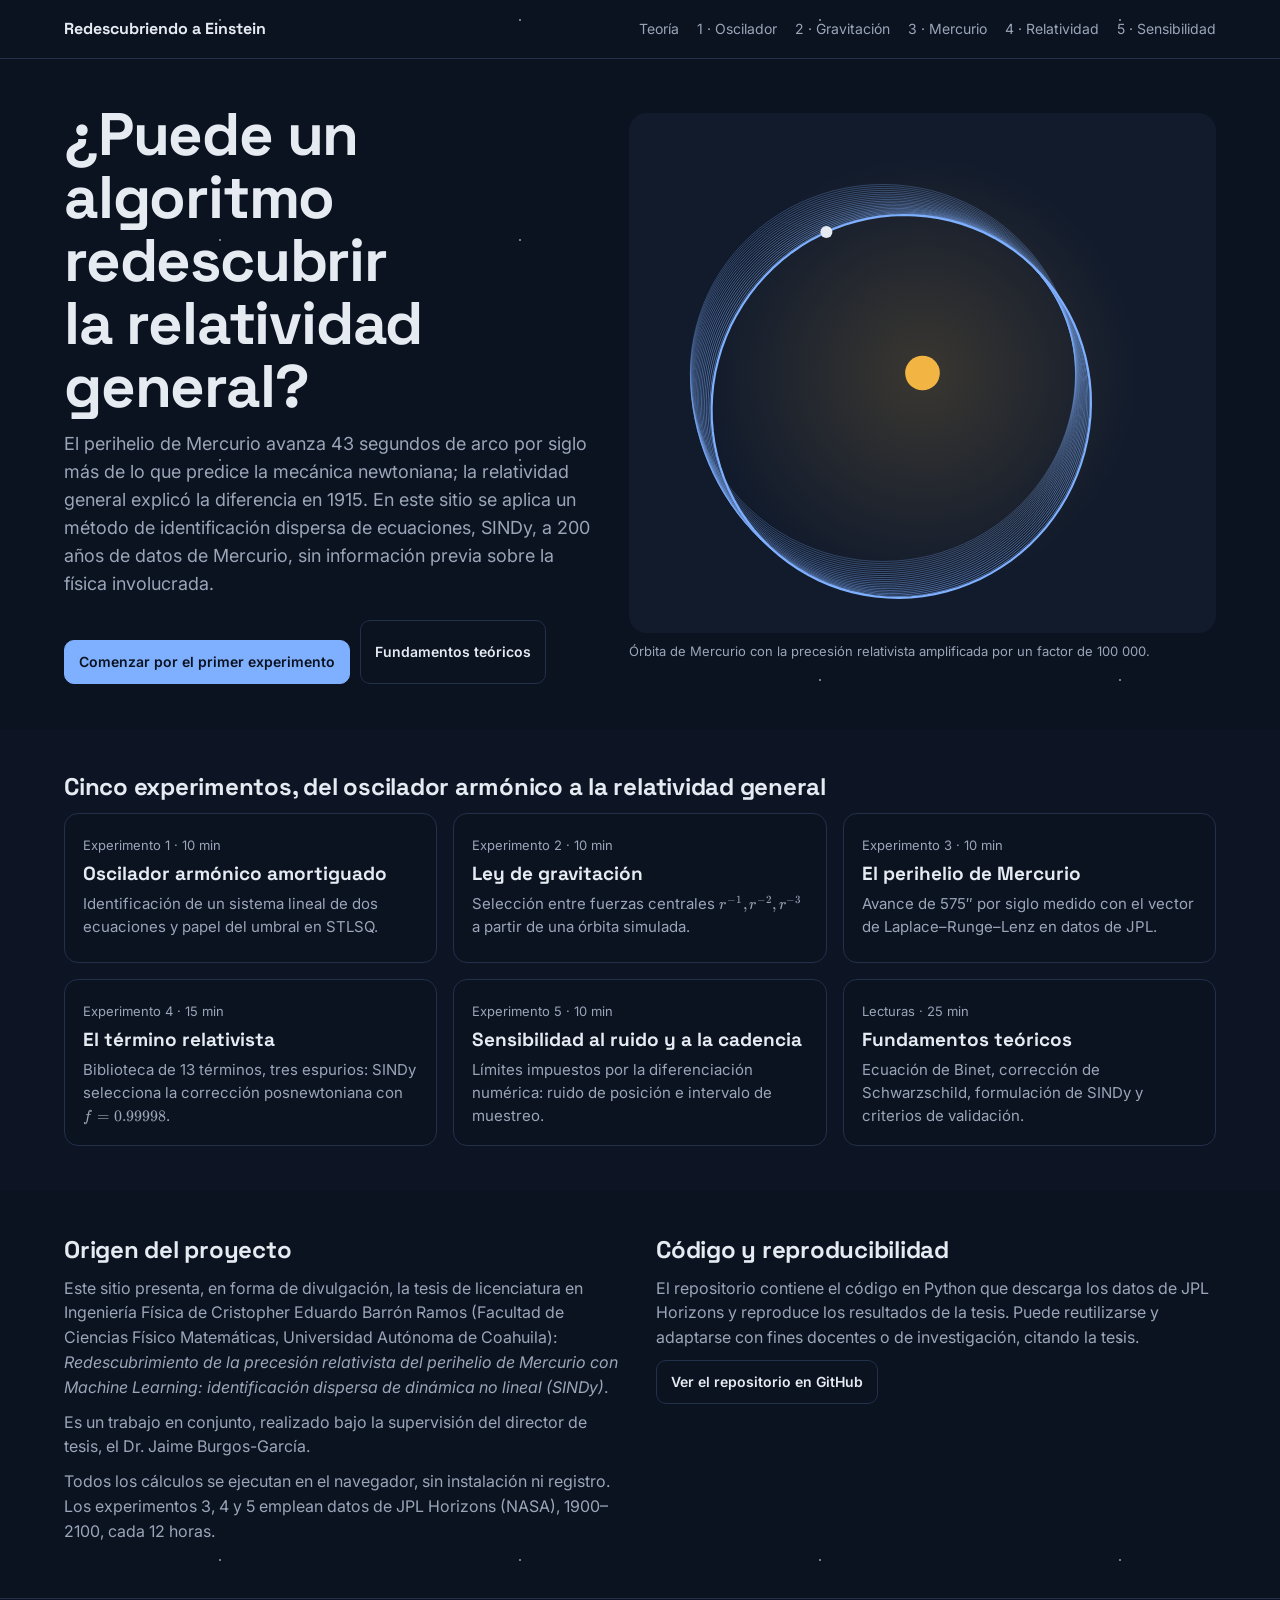
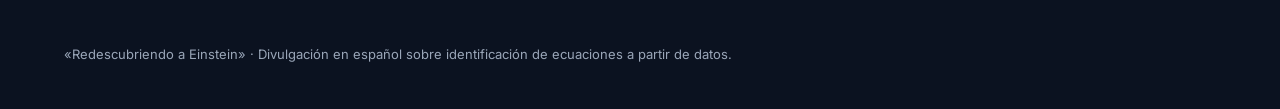
<file: docs/index.html>
<!DOCTYPE html>
<html lang="es">
<head>
<meta charset="utf-8">
<meta name="viewport" content="width=device-width, initial-scale=1">
<title>Redescubriendo a Einstein</title>
<meta name="description" content="Identificación dispersa de ecuaciones (SINDy) aplicada al perihelio de Mercurio: cinco experimentos interactivos y fundamentos teóricos, en español.">
<link rel="preconnect" href="https://fonts.googleapis.com">
<link href="https://fonts.googleapis.com/css2?family=Space+Grotesk:wght@500;700&family=Inter:wght@400;600&display=swap" rel="stylesheet">
<link rel="stylesheet" href="katex/katex.min.css">
<script defer src="katex/katex.min.js"></script>
<script defer src="katex/contrib/auto-render.min.js" onload="renderMathInElement(document.body,{delimiters:[{left:'$$',right:'$$',display:true},{left:'\\(',right:'\\)',display:false}],throwOnError:false})"></script>
<link rel="stylesheet" href="estilo.css">
<style>
.hero{display:grid;grid-template-columns:minmax(0,1fr) minmax(0,1.1fr);gap:32px;align-items:center}
.hero h1{font-size:clamp(36px,6vw,60px)}
.hero .lead{font-size:18px;margin-top:12px}
.sky{position:relative;aspect-ratio:1/1;max-height:520px;width:100%;background:radial-gradient(circle at 50% 50%,color-mix(in srgb,var(--sun) 18%,var(--panel)) 0,var(--panel) 55%);border-radius:18px}
.sky svg{position:absolute;inset:0;width:100%;height:100%}
.cap{font-size:13px;color:var(--muted);margin-top:8px}
.cta{display:flex;flex-wrap:wrap;gap:10px;margin-top:22px}
.cta .btn.main{background:var(--steel);border-color:var(--steel);color:var(--accent-ink)}
.cards{display:grid;grid-template-columns:repeat(3,minmax(0,1fr));gap:16px;margin-top:8px}
.cards a{display:block;background:var(--bg);border:1.5px solid var(--line);border-radius:14px;padding:18px;color:var(--ink);text-decoration:none;min-height:150px}
.cards a:hover{border-color:var(--steel)}
.cards b{display:block;font:700 19px/1.2 'Space Grotesk',system-ui,sans-serif;margin:6px 0}
.cards small{color:var(--muted);font-size:13px}
.cards p{margin:0;color:var(--muted);font-size:15px}
.about{display:grid;grid-template-columns:minmax(0,1fr) minmax(0,1fr);gap:32px}
.about p{margin:0 0 10px;color:var(--muted)}
@media(max-width:860px){.hero,.about{grid-template-columns:minmax(0,1fr)}.cards{grid-template-columns:repeat(2,minmax(0,1fr))}}
@media(max-width:560px){.cards{grid-template-columns:minmax(0,1fr)}}
</style>
</head>
<body>
<nav class="top"><a class="home" href="index.html">Redescubriendo a Einstein</a><a href="teoria.html">Teoría</a><a href="resorte.html">1 · Oscilador</a><a href="newton.html">2 · Gravitación</a><a href="mercurio.html">3 · Mercurio</a><a href="einstein.html">4 · Relatividad</a><a href="rompe.html">5 · Sensibilidad</a></nav>
<section class="band"><div class="wrap hero">
<div>
<h1>¿Puede un algoritmo redescubrir la relatividad general?</h1>
<p class="lead">El perihelio de Mercurio avanza 43 segundos de arco por siglo más de lo que predice la mecánica newtoniana; la relatividad general explicó la diferencia en 1915. En este sitio se aplica un método de identificación dispersa de ecuaciones, SINDy, a 200 años de datos de Mercurio, sin información previa sobre la física involucrada.</p>
<div class="cta"><a class="btn main" href="resorte.html">Comenzar por el primer experimento</a><a class="btn" href="teoria.html">Fundamentos teóricos</a></div>
</div>
<div>
<div class="sky"><svg id="sky" role="img" aria-label="Órbita de Mercurio con su giro exagerado"></svg></div>
<p class="cap">Órbita de Mercurio con la precesión relativista amplificada por un factor de 100 000.</p>
</div>
</div></section>

<section class="band" style="background:var(--panel)"><div class="wrap">
<h2>Cinco experimentos, del oscilador armónico a la relatividad general</h2>
<div class="cards">
<a href="resorte.html"><small>Experimento 1 · 10 min</small><b>Oscilador armónico amortiguado</b><p>Identificación de un sistema lineal de dos ecuaciones y papel del umbral en STLSQ.</p></a>
<a href="newton.html"><small>Experimento 2 · 10 min</small><b>Ley de gravitación</b><p>Selección entre fuerzas centrales \(r^{-1}, r^{-2}, r^{-3}\) a partir de una órbita simulada.</p></a>
<a href="mercurio.html"><small>Experimento 3 · 10 min</small><b>El perihelio de Mercurio</b><p>Avance de 575″ por siglo medido con el vector de Laplace–Runge–Lenz en datos de JPL.</p></a>
<a href="einstein.html"><small>Experimento 4 · 15 min</small><b>El término relativista</b><p>Biblioteca de 13 términos, tres espurios: SINDy selecciona la corrección posnewtoniana con \(f = 0.99998\).</p></a>
<a href="rompe.html"><small>Experimento 5 · 10 min</small><b>Sensibilidad al ruido y a la cadencia</b><p>Límites impuestos por la diferenciación numérica: ruido de posición e intervalo de muestreo.</p></a>
<a href="teoria.html"><small>Lecturas · 25 min</small><b>Fundamentos teóricos</b><p>Ecuación de Binet, corrección de Schwarzschild, formulación de SINDy y criterios de validación.</p></a>
</div>
</div></section>

<section class="band"><div class="wrap about">
<div>
<h2>Origen del proyecto</h2>
<p>Este sitio presenta, en forma de divulgación, la tesis de licenciatura en Ingeniería Física de Cristopher Eduardo Barrón Ramos (Facultad de Ciencias Físico Matemáticas, Universidad Autónoma de Coahuila): <i>Redescubrimiento de la precesión relativista del perihelio de Mercurio con Machine Learning: identificación dispersa de dinámica no lineal (SINDy)</i>.</p>
<p>Es un trabajo en conjunto, realizado bajo la supervisión del director de tesis, el Dr. Jaime Burgos-García.</p>
<p>Todos los cálculos se ejecutan en el navegador, sin instalación ni registro. Los experimentos 3, 4 y 5 emplean datos de JPL Horizons (NASA), 1900–2100, cada 12 horas.</p>
</div>
<div>
<h2>Código y reproducibilidad</h2>
<p>El repositorio contiene el código en Python que descarga los datos de JPL Horizons y reproduce los resultados de la tesis. Puede reutilizarse y adaptarse con fines docentes o de investigación, citando la tesis.</p>
<p><a class="btn" href="https://github.com/eduardesh/Mercury-precession-SINDy-CEBR">Ver el repositorio en GitHub</a></p>
</div>
</div></section>

<footer class="band"><div class="wrap">«Redescubriendo a Einstein» · Divulgación en español sobre identificación de ecuaciones a partir de datos.</div></footer>

<script>
{
const s = document.getElementById('sky'), E = 0.2056, DW = 42.98/415.2*1e5/3600*Math.PI/180;
let t0 = null, phase = 18.4;
function frame(p) {
  const W = s.clientWidth, H = s.clientHeight; if (!W || !H) return;
  const sc = Math.min(W, H)/2.7, cx = W/2, cy = H/2, cur = Math.floor(p), frac = p - cur, n = 36;
  let g = '';
  for (let k = Math.max(0, cur - n); k <= cur; k++) {
    const w = k*DW; let d = '';
    for (let j = 0; j <= 100; j++) { const E_ = 2*Math.PI*j/100, xo = Math.cos(E_) - E, yo = Math.sqrt(1 - E*E)*Math.sin(E_); d += (j ? 'L' : 'M') + (cx + sc*(xo*Math.cos(w) - yo*Math.sin(w))).toFixed(1) + ' ' + (cy - sc*(xo*Math.sin(w) + yo*Math.cos(w))).toFixed(1); }
    g += `<path d="${d}" fill="none" stroke="var(--steel)" stroke-width="${k === cur ? 2.2 : 1}" opacity="${k === cur ? 1 : (0.06 + 0.5*(1 - (cur - k)/n)).toFixed(2)}"/>`;
  }
  const w = cur*DW, M = 2*Math.PI*frac; let Ea = M; for (let i = 0; i < 6; i++) Ea = M + E*Math.sin(Ea);
  const xo = Math.cos(Ea) - E, yo = Math.sqrt(1 - E*E)*Math.sin(Ea);
  s.innerHTML = g + `<circle cx="${cx}" cy="${cy}" r="${Math.max(10, sc*0.09)}" fill="var(--sun)"/><circle cx="${(cx + sc*(xo*Math.cos(w) - yo*Math.sin(w))).toFixed(1)}" cy="${(cy - sc*(xo*Math.sin(w) + yo*Math.cos(w))).toFixed(1)}" r="6" fill="var(--ink)"/>`;
}
const ro = new ResizeObserver(() => frame(phase)); ro.observe(s);
if (!window.matchMedia('(prefers-reduced-motion: reduce)').matches) { const loop = ts => { if (t0 === null) t0 = ts; phase = 18.4 + (ts - t0)/800; frame(phase); requestAnimationFrame(loop); }; requestAnimationFrame(loop); }
else frame(phase);
}
</script>
</body>
</html>
</file>
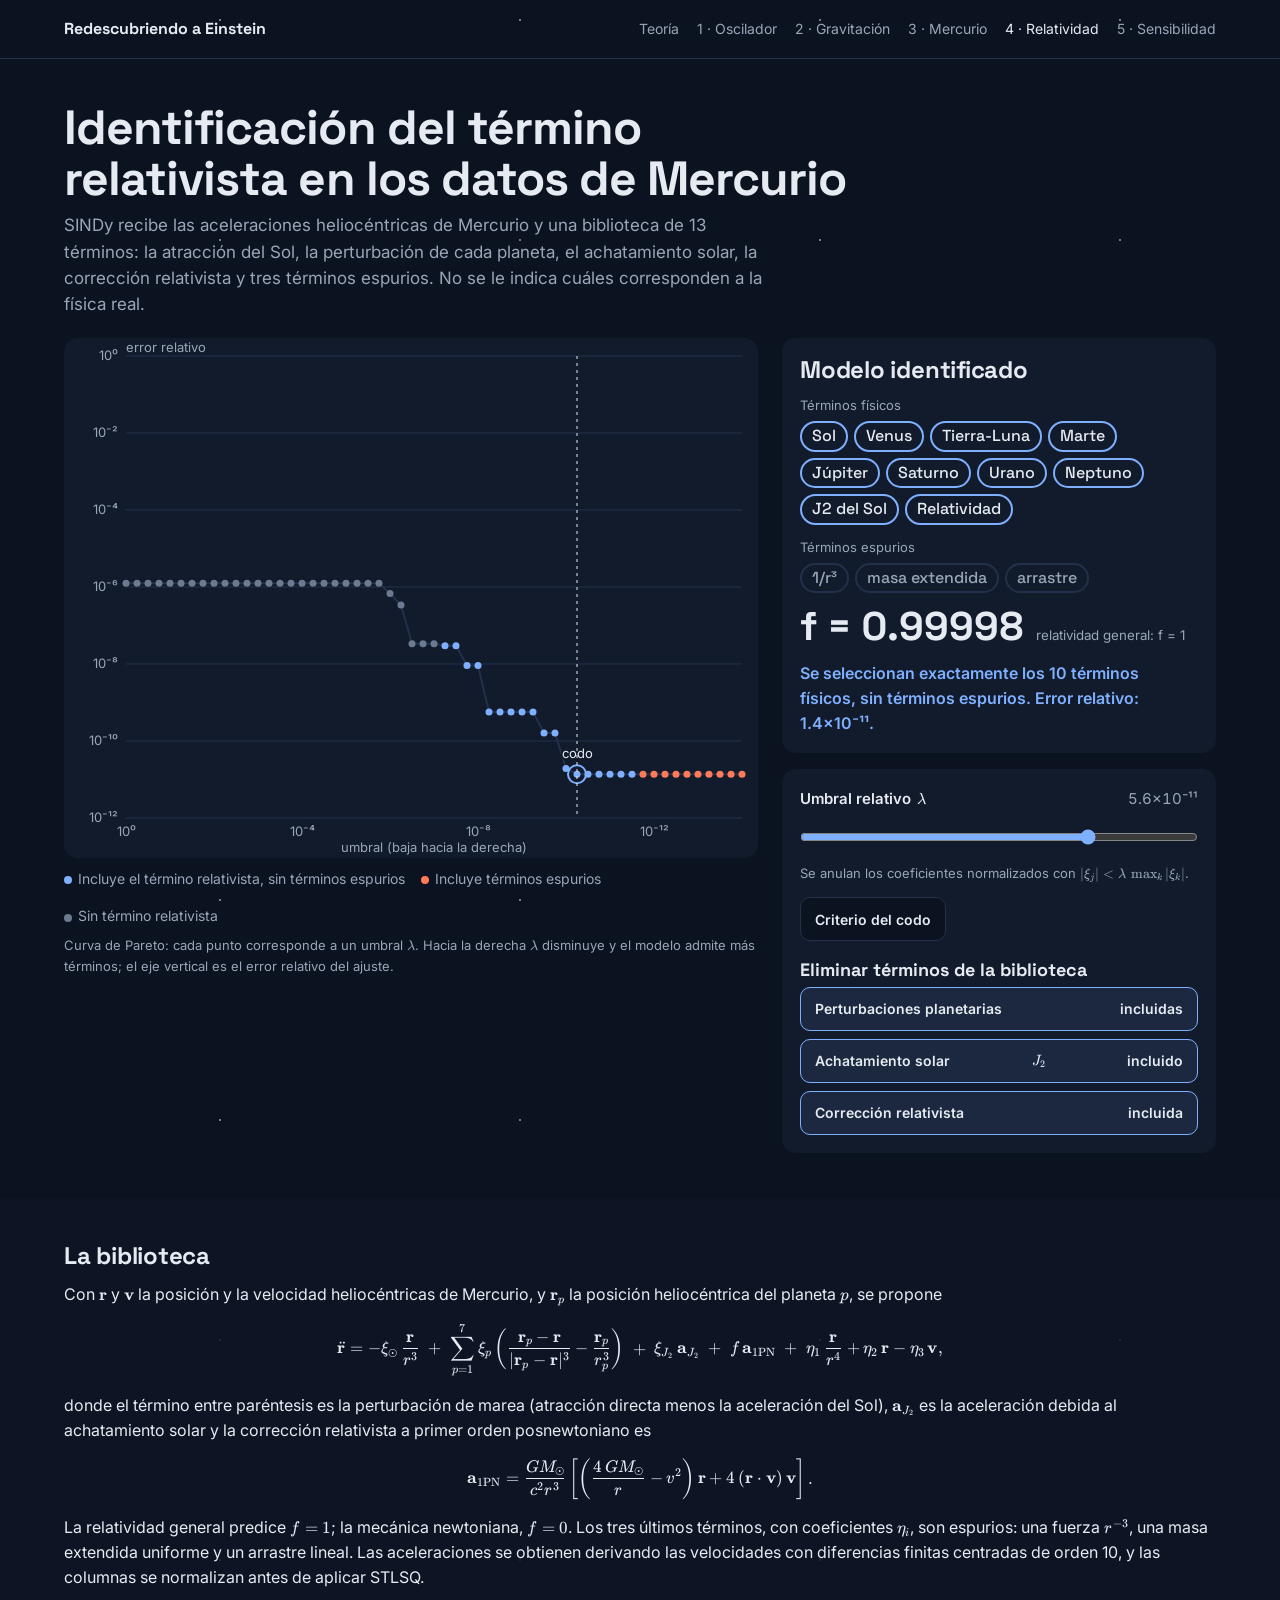
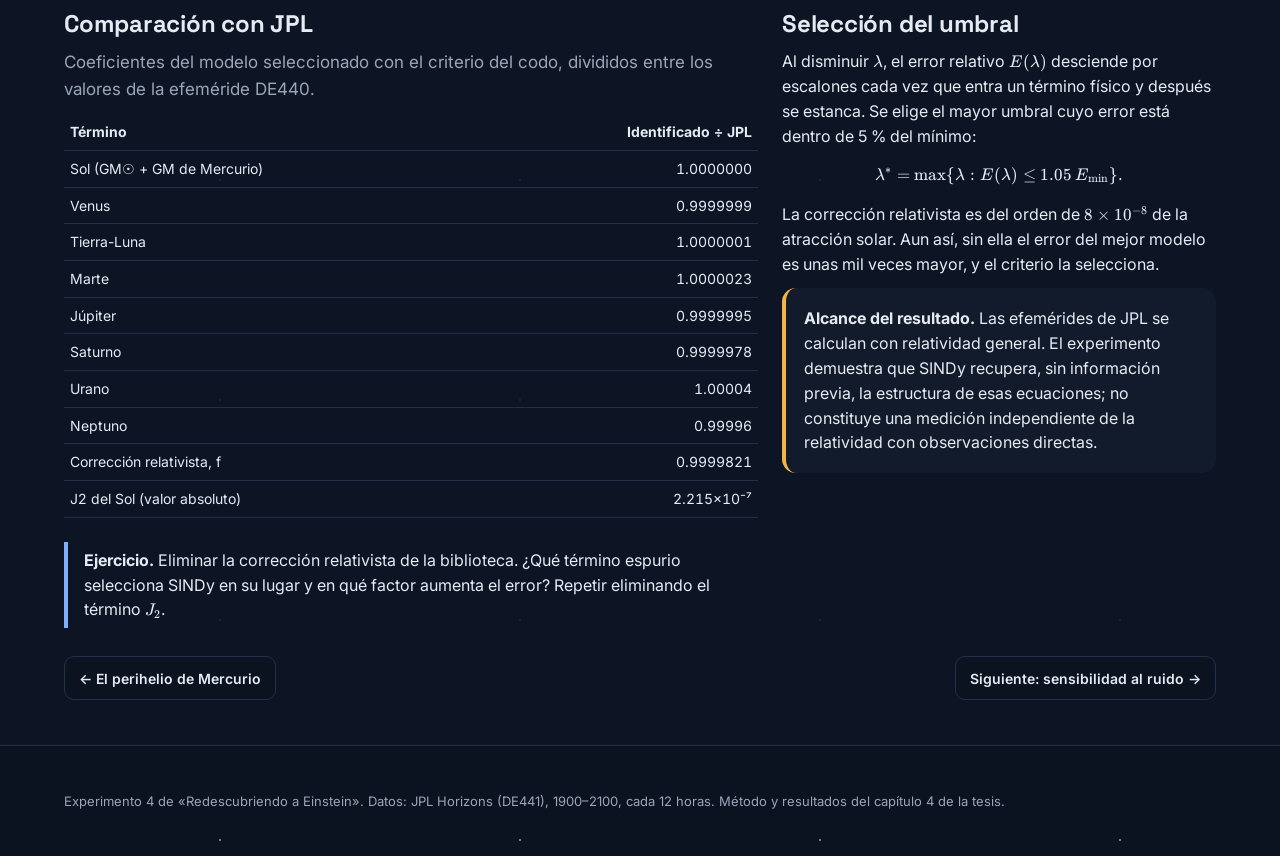
<file: docs/einstein.html>
<!DOCTYPE html>
<html lang="es">
<head>
<meta charset="utf-8">
<meta name="viewport" content="width=device-width, initial-scale=1">
<title>El término relativista</title>
<link rel="preconnect" href="https://fonts.googleapis.com">
<link href="https://fonts.googleapis.com/css2?family=Space+Grotesk:wght@500;700&family=Inter:wght@400;600&display=swap" rel="stylesheet">
<link rel="stylesheet" href="katex/katex.min.css">
<script defer src="katex/katex.min.js"></script>
<script defer src="katex/contrib/auto-render.min.js" onload="renderMathInElement(document.body,{delimiters:[{left:'$$',right:'$$',display:true},{left:'\\(',right:'\\)',display:false}],throwOnError:false})"></script>
<link rel="stylesheet" href="estilo.css">
<style>
.group{margin-top:12px}
.group small{display:block;color:var(--muted);font-size:13px;margin-bottom:6px}
.chip.off{border-color:var(--line);color:var(--muted)}
.fbig{margin-top:14px}
@media(min-width:861px){#fig{min-height:520px}}
table{width:100%;border-collapse:collapse;font-size:14px}
th,td{padding:7px 6px;border-bottom:1px solid var(--line);text-align:left}
td:last-child,th:last-child{text-align:right;font-variant-numeric:tabular-nums;white-space:nowrap}
.warn{background:var(--panel);border-radius:14px;padding:18px;border-left:4px solid var(--sun);max-width:76ch}
button[disabled]{opacity:.5;cursor:not-allowed}
input[disabled]{opacity:.4}
</style>
</head>
<body>
<nav class="top"><a class="home" href="index.html">Redescubriendo a Einstein</a><a href="teoria.html">Teoría</a><a href="resorte.html">1 · Oscilador</a><a href="newton.html">2 · Gravitación</a><a href="mercurio.html">3 · Mercurio</a><a href="einstein.html" aria-current="page">4 · Relatividad</a><a href="rompe.html">5 · Sensibilidad</a></nav>
<section class="band"><div class="wrap">
<h1>Identificación del término relativista en los datos de Mercurio</h1>
<p class="lead">SINDy recibe las aceleraciones heliocéntricas de Mercurio y una biblioteca de 13 términos: la atracción del Sol, la perturbación de cada planeta, el achatamiento solar, la corrección relativista y tres términos espurios. No se le indica cuáles corresponden a la física real.</p>

<div class="main">
<div>
<div class="fig" id="fig"><svg id="plot" role="img" aria-label="Error relativo del modelo en función del umbral"></svg></div>
<div class="legend"><span><i style="background:var(--steel);height:8px;width:8px;border-radius:4px"></i>Incluye el término relativista, sin términos espurios</span><span><i style="background:var(--red);height:8px;width:8px;border-radius:4px"></i>Incluye términos espurios</span><span><i style="background:var(--dot);height:8px;width:8px;border-radius:4px"></i>Sin término relativista</span></div>
<p class="key">Curva de Pareto: cada punto corresponde a un umbral \(\lambda\). Hacia la derecha \(\lambda\) disminuye y el modelo admite más términos; el eje vertical es el error relativo del ajuste.</p>
</div>

<div class="side">
<div class="card" aria-live="polite">
<h2>Modelo identificado</h2>
<div class="group"><small>Términos físicos</small><div class="chips" id="real"></div></div>
<div class="group"><small>Términos espurios</small><div class="chips" id="fake"></div></div>
<div class="fbig" id="fbig"></div>
<p class="status" id="status"></p>
</div>
<div class="card">
<div class="ctl"><label for="lam">Umbral relativo \(\lambda\) <output id="lamO"></output></label><input id="lam" type="range" min="0" max="56" step="1" value="41"><small>Se anulan los coeficientes normalizados con \(|\xi_j| < \lambda\,\max_k|\xi_k|\).</small></div>
<div class="presets"><button id="codo">Criterio del codo</button></div>
<h3 style="margin-top:18px">Eliminar términos de la biblioteca</h3>
<div class="toggles">
<button id="tPl" aria-pressed="true">Perturbaciones planetarias <span>incluidas</span></button>
<button id="tJ2" aria-pressed="true">Achatamiento solar \(J_2\) <span>incluido</span></button>
<button id="tRG" aria-pressed="true">Corrección relativista <span>incluida</span></button>
</div>
</div>
</div>
</div>
</div></section>

<section class="band" style="background:var(--panel)"><div class="wrap">
<h2>La biblioteca</h2>
<div class="prose" style="max-width:none">
<p>Con \(\mathbf r\) y \(\mathbf v\) la posición y la velocidad heliocéntricas de Mercurio, y \(\mathbf r_p\) la posición heliocéntrica del planeta \(p\), se propone</p>
$$\ddot{\mathbf r} = -\xi_\odot\,\frac{\mathbf r}{r^3} \;+\; \sum_{p=1}^{7} \xi_p \left( \frac{\mathbf r_p - \mathbf r}{|\mathbf r_p - \mathbf r|^3} - \frac{\mathbf r_p}{r_p^3} \right) \;+\; \xi_{J_2}\,\mathbf a_{J_2} \;+\; f\,\mathbf a_{\mathrm{1PN}} \;+\; \eta_{1}\,\frac{\mathbf r}{r^4} + \eta_{2}\,\mathbf r - \eta_{3}\,\mathbf v ,$$
<p>donde el término entre paréntesis es la perturbación de marea (atracción directa menos la aceleración del Sol), \(\mathbf a_{J_2}\) es la aceleración debida al achatamiento solar y la corrección relativista a primer orden posnewtoniano es</p>
$$\mathbf a_{\mathrm{1PN}} = \frac{G M_\odot}{c^2 r^3}\left[\left(\frac{4\,G M_\odot}{r} - v^2\right)\mathbf r + 4\,(\mathbf r\cdot\mathbf v)\,\mathbf v\right].$$
<p>La relatividad general predice \(f = 1\); la mecánica newtoniana, \(f = 0\). Los tres últimos términos, con coeficientes \(\eta_i\), son espurios: una fuerza \(r^{-3}\), una masa extendida uniforme y un arrastre lineal. Las aceleraciones se obtienen derivando las velocidades con diferencias finitas centradas de orden 10, y las columnas se normalizan antes de aplicar STLSQ.</p>
</div>
<div class="main">
<div>
<h2>Comparación con JPL</h2>
<p class="lead" style="margin-bottom:12px">Coeficientes del modelo seleccionado con el criterio del codo, divididos entre los valores de la efeméride DE440.</p>
<div style="overflow-x:auto"><table id="tabla"><thead><tr><th>Término</th><th>Identificado ÷ JPL</th></tr></thead><tbody></tbody></table></div>
</div>
<div class="prose">
<h2>Selección del umbral</h2>
<p>Al disminuir \(\lambda\), el error relativo \(E(\lambda)\) desciende por escalones cada vez que entra un término físico y después se estanca. Se elige el mayor umbral cuyo error está dentro de 5 % del mínimo:</p>
$$\lambda^{*} = \max\{\lambda : E(\lambda) \le 1.05\,E_{\min}\}.$$
<p>La corrección relativista es del orden de \(8\times 10^{-8}\) de la atracción solar. Aun así, sin ella el error del mejor modelo es unas mil veces mayor, y el criterio la selecciona.</p>
<div class="warn"><b>Alcance del resultado.</b> Las efemérides de JPL se calculan con relatividad general. El experimento demuestra que SINDy recupera, sin información previa, la estructura de esas ecuaciones; no constituye una medición independiente de la relatividad con observaciones directas.</div>
</div>
</div>
<div class="reto"><b>Ejercicio.</b> Eliminar la corrección relativista de la biblioteca. ¿Qué término espurio selecciona SINDy en su lugar y en qué factor aumenta el error? Repetir eliminando el término \(J_2\).</div>
<div class="next"><a class="btn" href="mercurio.html">← El perihelio de Mercurio</a><a class="btn" href="rompe.html">Siguiente: sensibilidad al ruido →</a></div>
</div></section>

<footer class="band"><div class="wrap">Experimento 4 de «Redescubriendo a Einstein». Datos: JPL Horizons (DE441), 1900–2100, cada 12 horas. Método y resultados del capítulo 4 de la tesis.</div></footer>

<script>
{
const $ = id => document.getElementById(id);
let D = null, on = { pl: true, j2: true, rg: true };
const sup = n => String(n).replace(/-/g, '⁻').replace(/\d/g, c => '⁰¹²³⁴⁵⁶⁷⁸⁹'[c]);
const fmtLam = l => { const e = Math.floor(Math.log10(l) + 1e-9), m = l/10**e; return e === 0 ? m.toFixed(1) : `${m.toFixed(1)}×10${sup(e)}`; };
const fmtSci = v => { const e = Math.floor(Math.log10(v)); return `${(v/10**e).toFixed(1)}×10${sup(e)}`; };
function current() {
  const key = `${+on.pl}${+on.j2}${+on.rg}`;
  if (key === '111') { const p = D.pareto[+$('lam').value]; return { act: p.act, err: p.err, f: p.f, lib: [1,1,1,1,1,1,1,1,1,1,1,1,1] }; }
  const r = D.interruptores[key], act = D.nombres.map(n => r.terminos.some(t => t.termino === n) ? 1 : 0);
  const f = r.terminos.find(t => t.termino === 'Relatividad');
  return { act, err: r.error, f: f ? f.coef : null, lib: [1, ...Array(7).fill(+on.pl), +on.j2, +on.rg, 1, 1, 1] };
}
function render() {
  const c = current(), base = D.pareto[D.elegido].err;
  const chip = j => { const name = D.nombres[j].replace('Falso: ', ''), real = j < 10;
    if (!c.lib[j]) return `<span class="chip off" style="text-decoration:line-through">${name}</span>`;
    if (c.act[j]) return `<span class="chip${real ? '' : ' bad'}">${name}</span>`;
    return real ? `<span class="chip miss">${name}</span>` : `<span class="chip off">${name}</span>`; };
  $('real').innerHTML = [...Array(10).keys()].map(chip).join('');
  $('fake').innerHTML = [10, 11, 12].map(chip).join('');
  $('fbig').innerHTML = c.f ? `<span class="num">f = ${c.f.toFixed(5)}</span><small>relatividad general: f = 1</small>` : `<small>Sin término relativista</small>`;
  const fakes = [10, 11, 12].filter(j => c.act[j]).map(j => D.nombres[j].replace('Falso: ', '')), miss = [...Array(10).keys()].filter(j => c.lib[j] && !c.act[j]).map(j => D.nombres[j]);
  const s = $('status'), ratio = c.err/base;
  if (!on.rg || !on.j2 || !on.pl) {
    s.className = 'status bad';
    const quit = !on.pl ? 'las perturbaciones planetarias' : !on.rg ? 'la corrección relativista' : 'el término J2';
    s.textContent = `Sin ${quit}, ${fakes.length ? 'SINDy compensa con el término espurio «' + fakes.join('», «') + '»' : 'el modelo queda reducido al término solar'} y el error aumenta ${ratio < 1.5 ? 'muy poco' : 'en un factor ' + Math.round(ratio).toLocaleString('es-MX').replace(/,/g, ' ')}.`;
  } else if (!fakes.length && !miss.length) { s.className = 'status ok'; s.textContent = `Se seleccionan exactamente los 10 términos físicos, sin términos espurios. Error relativo: ${fmtSci(c.err)}.`; }
  else if (fakes.length) { s.className = 'status bad'; s.textContent = `Umbral demasiado bajo: ${fakes.length === 1 ? 'entra un término espurio' : 'entran ' + fakes.length + ' términos espurios'} sin reducir apreciablemente el error.`; }
  else { s.className = 'status bad'; s.textContent = `Umbral demasiado alto: faltan ${miss.length} términos físicos (${miss.slice(0, 3).join(', ')}${miss.length > 3 ? '…' : ''}).`; }
  const dis = !(on.pl && on.j2 && on.rg); $('lam').disabled = dis; $('codo').disabled = dis;
  $('lamO').textContent = dis ? 'criterio del codo' : fmtLam(D.pareto[+$('lam').value].lam);
  draw();
}
function draw() {
  const s = $('plot'), W = s.clientWidth, H = s.clientHeight; if (!W || !H || !D) return;
  const narrow = W < 520, L = narrow ? 50 : 62, R = 16, T = 18, B = 40, P = D.pareto, n = P.length;
  const X = i => L + i/(n - 1)*(W - L - R), lo = -12, hi = 0, Y = e => T + (hi - Math.log10(e))/(hi - lo)*(H - T - B);
  let g = '';
  for (let k = lo; k <= hi; k += 2) g += `<line x1="${L}" x2="${W-R}" y1="${Y(10**k)}" y2="${Y(10**k)}" stroke="var(--line)"/><text x="${L-8}" y="${Y(10**k)+4}" text-anchor="end">10${sup(k)}</text>`;
  [0, 4, 8, 12, 16].forEach(e => { const i = P.findIndex(p => Math.abs(Math.log10(p.lam) + e) < 0.01); if (i >= 0 && (!narrow || e % 8 === 0)) g += `<text x="${X(i)}" y="${H-22}" text-anchor="middle">10${sup(-e)}</text>`; });
  g += `<text x="${(L + W - R)/2}" y="${H-6}" text-anchor="middle">umbral (baja hacia la derecha)</text><text x="${L}" y="${T-4}">error relativo</text>`;
  let d = ''; P.forEach((p, i) => d += (i ? 'L' : 'M') + X(i).toFixed(1) + ' ' + Y(Math.max(p.err, 1e-12)).toFixed(1));
  g += `<path d="${d}" fill="none" stroke="var(--line)" stroke-width="2"/>`;
  P.forEach((p, i) => { const fake = p.act[10] || p.act[11] || p.act[12], c = fake ? 'var(--red)' : p.act[9] ? 'var(--steel)' : 'var(--dot)'; g += `<circle cx="${X(i).toFixed(1)}" cy="${Y(Math.max(p.err, 1e-12)).toFixed(1)}" r="3.5" fill="${c}"/>`; });
  const e = D.elegido; g += `<circle cx="${X(e)}" cy="${Y(P[e].err)}" r="9" fill="none" stroke="var(--steel)" stroke-width="2"/><text x="${X(e)}" y="${Y(P[e].err) - 16}" text-anchor="middle" style="fill:var(--ink)">codo</text>`;
  if (on.pl && on.j2 && on.rg) { const i = +$('lam').value; g += `<line x1="${X(i)}" x2="${X(i)}" y1="${T}" y2="${H-B}" stroke="var(--ink)" stroke-dasharray="3 4"/>`; }
  s.innerHTML = g;
}
function table() {
  const rows = D.interruptores['111'].terminos.filter(t => t.real && t.termino !== 'J2 del Sol').map(t => {
    const v = t.termino === 'Relatividad' ? t.coef : t.rel; return `<tr><td>${t.termino === 'Sol' ? 'Sol (GM☉ + GM de Mercurio)' : t.termino === 'Relatividad' ? 'Corrección relativista, f' : t.termino}</td><td>${v.toFixed(t.termino === 'Urano' || t.termino === 'Neptuno' ? 5 : 7)}</td></tr>`; });
  const j2 = D.interruptores['111'].terminos.find(t => t.termino === 'J2 del Sol');
  rows.push(`<tr><td>J2 del Sol (valor absoluto)</td><td>${(j2.coef*1e7).toFixed(3)}×10⁻⁷</td></tr>`);
  document.querySelector('#tabla tbody').innerHTML = rows.join('');
}
const tog = (id, k, w) => $(id).addEventListener('click', () => { on[k] = !on[k]; $(id).setAttribute('aria-pressed', on[k]); $(id).querySelector('span').textContent = on[k] ? w : 'eliminado'; render(); });
tog('tPl', 'pl', 'incluidas'); tog('tJ2', 'j2', 'incluido'); tog('tRG', 'rg', 'incluida');
$('lam').addEventListener('input', render);
$('codo').addEventListener('click', () => { $('lam').value = D.elegido; render(); });
const ro = new ResizeObserver(draw); ro.observe($('plot'));
fetch('datos_mercurio.json').then(r => r.json()).then(d => { D = d; $('lam').value = D.elegido; table(); render(); })
  .catch(() => { $('status').textContent = 'No se pudieron cargar los datos.'; });
}
</script>
</body>
</html>
</file>
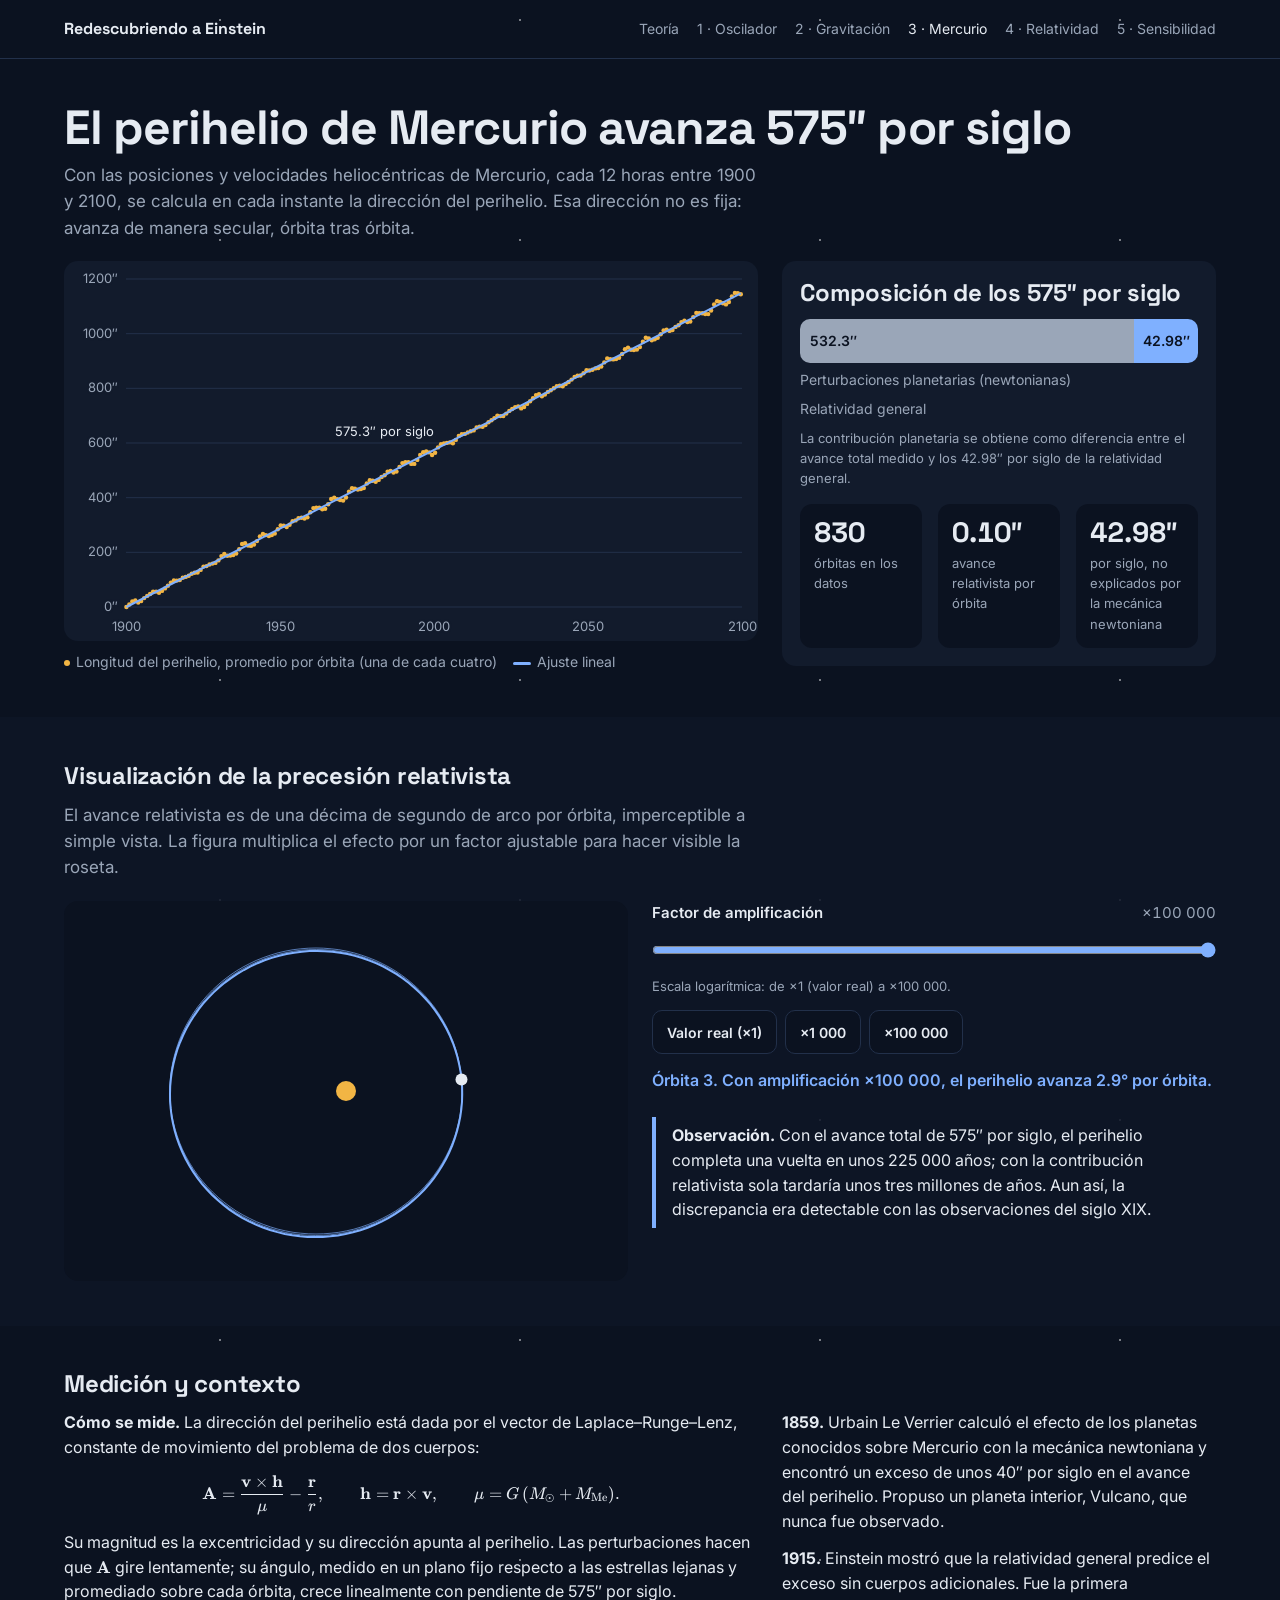
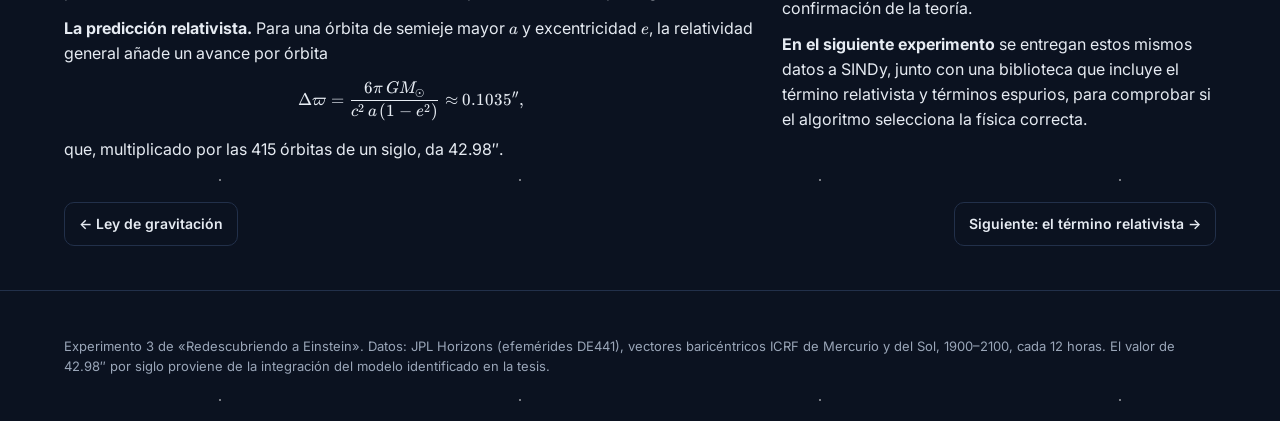
<file: docs/mercurio.html>
<!DOCTYPE html>
<html lang="es">
<head>
<meta charset="utf-8">
<meta name="viewport" content="width=device-width, initial-scale=1">
<title>El perihelio de Mercurio</title>
<link rel="preconnect" href="https://fonts.googleapis.com">
<link href="https://fonts.googleapis.com/css2?family=Space+Grotesk:wght@500;700&family=Inter:wght@400;600&display=swap" rel="stylesheet">
<link rel="stylesheet" href="katex/katex.min.css">
<script defer src="katex/katex.min.js"></script>
<script defer src="katex/contrib/auto-render.min.js" onload="renderMathInElement(document.body,{delimiters:[{left:'$$',right:'$$',display:true},{left:'\\(',right:'\\)',display:false}],throwOnError:false})"></script>
<link rel="stylesheet" href="estilo.css">
<style>
.split{display:grid;grid-template-columns:minmax(0,1fr) minmax(0,1fr);gap:24px;margin-top:20px}
.bar{display:flex;height:44px;border-radius:10px;overflow:hidden;margin:10px 0 6px}
.bar span{display:flex;align-items:center;padding:0 10px;font:600 14px Inter,system-ui,sans-serif;white-space:nowrap;color:var(--accent-ink)}
.barkey{display:flex;justify-content:space-between;flex-wrap:wrap;gap:8px;font-size:14px;color:var(--muted)}
.facts{display:grid;grid-template-columns:repeat(3,minmax(0,1fr));gap:16px;margin-top:16px}
.facts div{background:var(--bg);border-radius:12px;padding:14px}
.facts .num{font-size:clamp(22px,2.4vw,28px)}
.facts small{display:block;color:var(--muted);font-size:13px;margin-top:4px}
@media(max-width:860px){.split{grid-template-columns:minmax(0,1fr)}}
@media(max-width:600px){.facts{grid-template-columns:minmax(0,1fr)}}
</style>
</head>
<body>
<nav class="top"><a class="home" href="index.html">Redescubriendo a Einstein</a><a href="teoria.html">Teoría</a><a href="resorte.html">1 · Oscilador</a><a href="newton.html">2 · Gravitación</a><a href="mercurio.html" aria-current="page">3 · Mercurio</a><a href="einstein.html">4 · Relatividad</a><a href="rompe.html">5 · Sensibilidad</a></nav>
<section class="band"><div class="wrap">
<h1>El perihelio de Mercurio avanza <span id="tasa">575</span>″ por siglo</h1>
<p class="lead">Con las posiciones y velocidades heliocéntricas de Mercurio, cada 12 horas entre 1900 y 2100, se calcula en cada instante la dirección del perihelio. Esa dirección no es fija: avanza de manera secular, órbita tras órbita.</p>

<div class="main">
<div>
<div class="fig" id="fig1"><svg id="perih" role="img" aria-label="Ángulo del perihelio de Mercurio de 1900 a 2100"></svg></div>
<div class="legend"><span><i style="background:var(--sun);height:6px;width:6px;border-radius:3px"></i>Longitud del perihelio, promedio por órbita (una de cada cuatro)</span><span><i style="background:var(--steel)"></i>Ajuste lineal</span></div>
</div>
<div class="side">
<div class="card">
<h2>Composición de los <span id="tasa2">575</span>″ por siglo</h2>
<div class="bar" id="bar"></div>
<div class="barkey"><span>Perturbaciones planetarias (newtonianas)</span><span>Relatividad general</span></div>
<p class="key">La contribución planetaria se obtiene como diferencia entre el avance total medido y los 42.98″ por siglo de la relatividad general.</p>
<div class="facts">
<div><span class="num" id="norb">830</span><small>órbitas en los datos</small></div>
<div><span class="num">0.10″</span><small>avance relativista por órbita</small></div>
<div><span class="num">42.98″</span><small>por siglo, no explicados por la mecánica newtoniana</small></div>
</div>
</div>
</div>
</div>
</div></section>

<section class="band" style="background:var(--panel)"><div class="wrap">
<h2>Visualización de la precesión relativista</h2>
<p class="lead">El avance relativista es de una décima de segundo de arco por órbita, imperceptible a simple vista. La figura multiplica el efecto por un factor ajustable para hacer visible la roseta.</p>
<div class="split">
<div class="fig" style="background:var(--bg)"><svg id="ros" role="img" aria-label="Órbita de Mercurio con la precesión exagerada"></svg></div>
<div>
<div class="ctl"><label for="mult">Factor de amplificación <output id="multO"></output></label><input id="mult" type="range" min="0" max="5" step="0.05" value="5"><small>Escala logarítmica: de ×1 (valor real) a ×100 000.</small></div>
<div class="presets"><button data-m="0">Valor real (×1)</button><button data-m="3">×1 000</button><button data-m="5">×100 000</button></div>
<p class="status ok" id="rosS"></p>
<div class="reto"><b>Observación.</b> Con el avance total de 575″ por siglo, el perihelio completa una vuelta en unos 225 000 años; con la contribución relativista sola tardaría unos tres millones de años. Aun así, la discrepancia era detectable con las observaciones del siglo XIX.</div>
</div>
</div>
</div></section>

<section class="band"><div class="wrap">
<h2>Medición y contexto</h2>
<div class="main" style="margin-top:0">
<div class="prose">
<p><b>Cómo se mide.</b> La dirección del perihelio está dada por el vector de Laplace–Runge–Lenz, constante de movimiento del problema de dos cuerpos:</p>
$$\mathbf A = \frac{\mathbf v \times \mathbf h}{\mu} - \frac{\mathbf r}{r},\qquad \mathbf h = \mathbf r \times \mathbf v,\qquad \mu = G\,(M_\odot + M_{\mathrm{Me}}).$$
<p>Su magnitud es la excentricidad y su dirección apunta al perihelio. Las perturbaciones hacen que \(\mathbf A\) gire lentamente; su ángulo, medido en un plano fijo respecto a las estrellas lejanas y promediado sobre cada órbita, crece linealmente con pendiente de 575″ por siglo.</p>
<p><b>La predicción relativista.</b> Para una órbita de semieje mayor \(a\) y excentricidad \(e\), la relatividad general añade un avance por órbita</p>
$$\Delta\varpi = \frac{6\pi\, G M_\odot}{c^2\, a\,(1-e^2)} \approx 0.1035'' ,$$
<p>que, multiplicado por las 415 órbitas de un siglo, da 42.98″.</p>
</div>
<div class="prose">
<p><b>1859.</b> Urbain Le Verrier calculó el efecto de los planetas conocidos sobre Mercurio con la mecánica newtoniana y encontró un exceso de unos 40″ por siglo en el avance del perihelio. Propuso un planeta interior, Vulcano, que nunca fue observado.</p>
<p><b>1915.</b> Einstein mostró que la relatividad general predice el exceso sin cuerpos adicionales. Fue la primera confirmación de la teoría.</p>
<p><b>En el siguiente experimento</b> se entregan estos mismos datos a SINDy, junto con una biblioteca que incluye el término relativista y términos espurios, para comprobar si el algoritmo selecciona la física correcta.</p>
</div>
</div>
<div class="next"><a class="btn" href="newton.html">← Ley de gravitación</a><a class="btn" href="einstein.html">Siguiente: el término relativista →</a></div>
</div></section>

<footer class="band"><div class="wrap">Experimento 3 de «Redescubriendo a Einstein». Datos: JPL Horizons (efemérides DE441), vectores baricéntricos ICRF de Mercurio y del Sol, 1900–2100, cada 12 horas. El valor de 42.98″ por siglo proviene de la integración del modelo identificado en la tesis.</div></footer>

<script>
{
const $ = id => document.getElementById(id);
const GR = 42.98;
let P = null;
function drawPerih() {
  const s = $('perih'), W = s.clientWidth, H = s.clientHeight; if (!W || !H || !P) return;
  const narrow = W < 520, L = narrow ? 52 : 62, R = 16, T = 18, B = 34;
  const x0 = 1900, x1 = 2100, ymax = Math.ceil(Math.max(...P.angulo_arcsec)/200)*200;
  const X = t => L + (t - x0)/(x1 - x0)*(W - L - R), Y = v => T + (1 - v/ymax)*(H - T - B);
  let g = '';
  for (let v = 0; v <= ymax; v += 200) g += `<line x1="${L}" x2="${W-R}" y1="${Y(v)}" y2="${Y(v)}" stroke="var(--line)"/><text x="${L-8}" y="${Y(v)+4}" text-anchor="end">${v}″</text>`;
  (narrow ? [1900, 2000, 2100] : [1900, 1950, 2000, 2050, 2100]).forEach(t => g += `<text x="${X(t)}" y="${H-10}" text-anchor="middle">${t}</text>`);
  let d = ''; P.anos.forEach((t, i) => d += `<circle cx="${X(t).toFixed(1)}" cy="${Y(P.angulo_arcsec[i]).toFixed(1)}" r="2.2" fill="var(--sun)"/>`);
  const t0 = P.anos[0], tl = P.anos[P.anos.length - 1], rate = P.tasa/100;
  g += d + `<line x1="${X(t0)}" y1="${Y(0)}" x2="${X(tl)}" y2="${Y(rate*(tl - t0))}" stroke="var(--steel)" stroke-width="2"/>`;
  g += `<text x="${X(2000)}" y="${Y(rate*(2000 - t0)) - 14}" text-anchor="end" style="fill:var(--ink)">${P.tasa.toFixed(1)}″ por siglo</text>`;
  s.innerHTML = g;
}
function fillBar() {
  const pl = P.tasa - GR, tot = P.tasa;
  $('bar').innerHTML = `<span style="background:var(--muted);width:${pl/tot*100}%">${pl.toFixed(1)}″</span><span style="background:var(--steel);width:${GR/tot*100}%;justify-content:center;min-width:64px">${GR}″</span>`;
}
// roseta
const rs = $('ros'); let mult = 1, tStart = null, orbits = 0;
const E = 0.2056, PER_ORB = GR/415.2;  // segundos de arco por órbita (415.2 órbitas por siglo)
function rosetteFrame(phase) {
  const W = rs.clientWidth, H = rs.clientHeight; if (!W || !H) return;
  const sc = Math.min(W, H)/2.6/1, cx = W/2 + sc*0.0, cy = H/2;
  const dw = PER_ORB*mult/3600*Math.PI/180;    // radianes por órbita
  const nShow = 40, cur = Math.floor(phase), frac = phase - cur;
  let paths = '';
  for (let k = Math.max(0, cur - nShow); k <= cur; k++) {
    const w = k*dw, op = 0.08 + 0.6*(1 - (cur - k)/nShow);
    let d = '';
    for (let j = 0; j <= 120; j++) {
      const E_ = 2*Math.PI*j/120, xo = Math.cos(E_) - E, yo = Math.sqrt(1 - E*E)*Math.sin(E_);
      const x = xo*Math.cos(w) - yo*Math.sin(w), y = xo*Math.sin(w) + yo*Math.cos(w);
      d += (j ? 'L' : 'M') + (cx + sc*x).toFixed(1) + ' ' + (cy - sc*y).toFixed(1);
    }
    paths += `<path d="${d}" fill="none" stroke="var(--steel)" stroke-width="${k === cur ? 2 : 1}" opacity="${k === cur ? 1 : op.toFixed(2)}"/>`;
  }
  const w = cur*dw, M_ = 2*Math.PI*frac; let Ea = M_; for (let i = 0; i < 6; i++) Ea = M_ + E*Math.sin(Ea);
  const xo = Math.cos(Ea) - E, yo = Math.sqrt(1 - E*E)*Math.sin(Ea), px = xo*Math.cos(w) - yo*Math.sin(w), py = xo*Math.sin(w) + yo*Math.cos(w);
  rs.innerHTML = `${paths}<circle cx="${cx}" cy="${cy}" r="10" fill="var(--sun)"/><circle cx="${(cx + sc*px).toFixed(1)}" cy="${(cy - sc*py).toFixed(1)}" r="6" fill="var(--ink)"/>`;
  $('rosS').textContent = `Órbita ${cur + 1}. Con amplificación ×${fmtMult(mult)}, el perihelio avanza ${fmtAng(PER_ORB*mult)} por órbita.`;
}
const fmtAng = a => a >= 3600 ? (a/3600).toFixed(1) + '°' : a >= 60 ? (a/60).toFixed(1) + '′' : a.toFixed(2) + '″';
const fmtMult = m => m >= 1000 ? Math.round(m).toLocaleString('es-MX').replace(/,/g, ' ') : (m >= 10 ? Math.round(m) : m.toFixed(1));
function setMult() { mult = Math.pow(10, +$('mult').value); $('multO').textContent = '×' + fmtMult(mult); }
$('mult').addEventListener('input', setMult);
document.querySelectorAll('[data-m]').forEach(b => b.addEventListener('click', () => { $('mult').value = b.dataset.m; setMult(); }));
setMult();
const still = window.matchMedia('(prefers-reduced-motion: reduce)').matches;
let phase = 25.3;
if (!still) { const loop = ts => { if (tStart === null) tStart = ts; phase = (ts - tStart)/700; rosetteFrame(phase); requestAnimationFrame(loop); }; requestAnimationFrame(loop); }
else rosetteFrame(phase);
const ro1 = new ResizeObserver(drawPerih); ro1.observe($('perih'));
const ro2 = new ResizeObserver(() => rosetteFrame(phase)); ro2.observe(rs);
fetch('datos_mercurio.json').then(r => r.json()).then(d => {
  P = d.perihelio; $('tasa').textContent = P.tasa.toFixed(0); $('tasa2').textContent = P.tasa.toFixed(0);
  fillBar(); drawPerih();
}).catch(() => { $('perih').innerHTML = '<text x="20" y="40">No se pudieron cargar los datos.</text>'; });
}
</script>
</body>
</html>
</file>
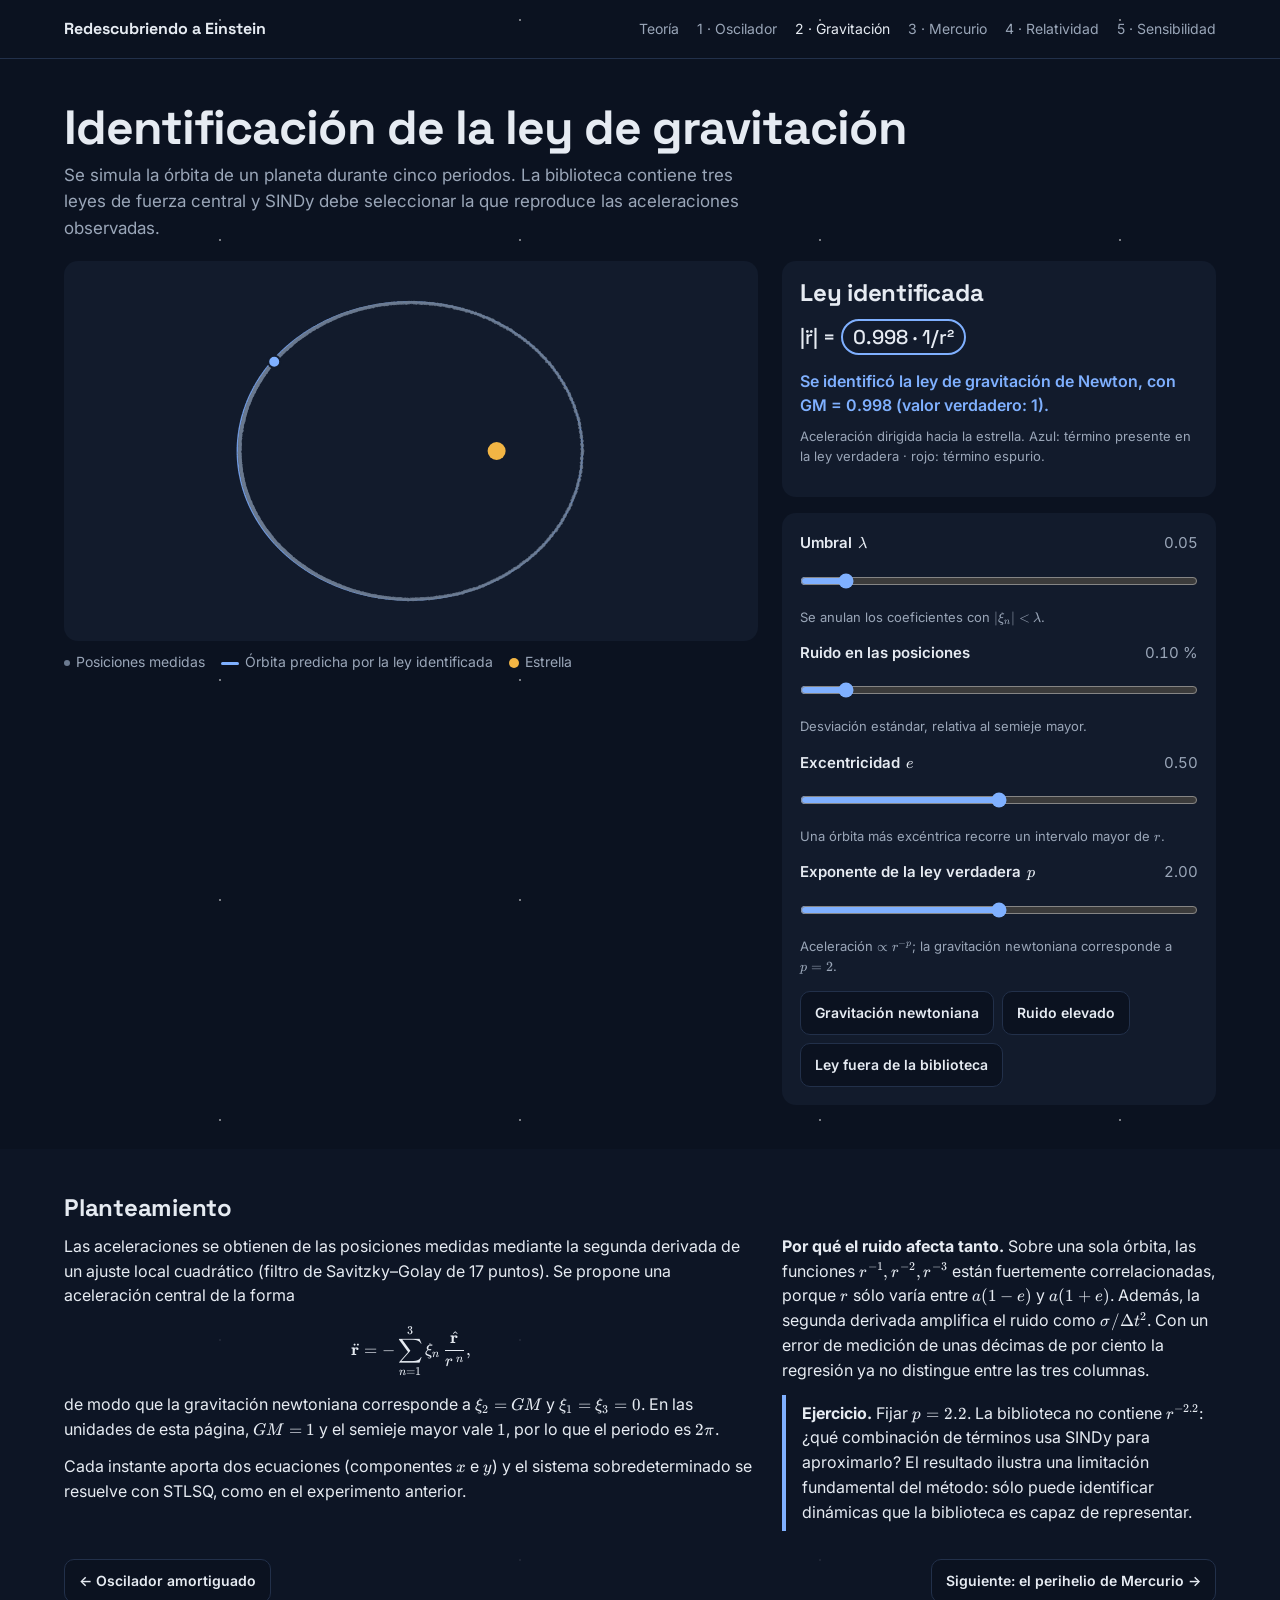
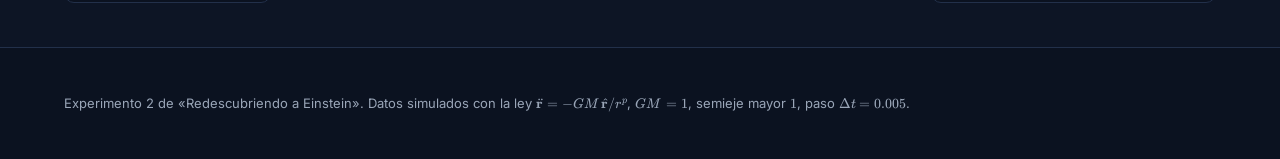
<file: docs/newton.html>
<!DOCTYPE html>
<html lang="es">
<head>
<meta charset="utf-8">
<meta name="viewport" content="width=device-width, initial-scale=1">
<title>Ley de gravitación</title>
<link rel="preconnect" href="https://fonts.googleapis.com">
<link href="https://fonts.googleapis.com/css2?family=Space+Grotesk:wght@500;700&family=Inter:wght@400;600&display=swap" rel="stylesheet">
<link rel="stylesheet" href="katex/katex.min.css">
<script defer src="katex/katex.min.js"></script>
<script defer src="katex/contrib/auto-render.min.js" onload="renderMathInElement(document.body,{delimiters:[{left:'$$',right:'$$',display:true},{left:'\\(',right:'\\)',display:false}],throwOnError:false})"></script>
<link rel="stylesheet" href="estilo.css">
</head>
<body>
<nav class="top"><a class="home" href="index.html">Redescubriendo a Einstein</a><a href="teoria.html">Teoría</a><a href="resorte.html">1 · Oscilador</a><a href="newton.html" aria-current="page">2 · Gravitación</a><a href="mercurio.html">3 · Mercurio</a><a href="einstein.html">4 · Relatividad</a><a href="rompe.html">5 · Sensibilidad</a></nav>
<section class="band"><div class="wrap">
<h1>Identificación de la ley de gravitación</h1>
<p class="lead">Se simula la órbita de un planeta durante cinco periodos. La biblioteca contiene tres leyes de fuerza central y SINDy debe seleccionar la que reproduce las aceleraciones observadas.</p>

<div class="main">
<div>
<div class="fig" id="fig"><svg id="plot" role="img" aria-label="Órbita medida y órbita predicha por la ley identificada"></svg></div>
<div class="legend"><span><i style="background:var(--dot);height:6px;width:6px;border-radius:3px"></i>Posiciones medidas</span><span><i style="background:var(--steel)"></i>Órbita predicha por la ley identificada</span><span><i style="background:var(--sun);height:10px;width:10px;border-radius:5px"></i>Estrella</span></div>
</div>

<div class="side">
<div class="card" aria-live="polite">
<h2>Ley identificada</h2>
<div class="eqs"><div class="eq" id="eq"></div></div>
<p class="status" id="status"></p>
<p class="key">Aceleración dirigida hacia la estrella. Azul: término presente en la ley verdadera · rojo: término espurio.</p>
</div>

<div class="card">
<div class="ctl"><label for="lam">Umbral \(\lambda\) <output id="lamO"></output></label><input id="lam" type="range" min="0" max="0.5" step="0.01" value="0.05"><small>Se anulan los coeficientes con \(|\xi_n| < \lambda\).</small></div>
<div class="ctl"><label for="noise">Ruido en las posiciones <output id="noiseO"></output></label><input id="noise" type="range" min="0" max="1" step="0.01" value="0.1"><small>Desviación estándar, relativa al semieje mayor.</small></div>
<div class="ctl"><label for="ecc">Excentricidad \(e\) <output id="eccO"></output></label><input id="ecc" type="range" min="0.3" max="0.7" step="0.05" value="0.5"><small>Una órbita más excéntrica recorre un intervalo mayor de \(r\).</small></div>
<div class="ctl"><label for="pow">Exponente de la ley verdadera \(p\) <output id="powO"></output></label><input id="pow" type="range" min="1.8" max="2.2" step="0.05" value="2"><small>Aceleración \(\propto r^{-p}\); la gravitación newtoniana corresponde a \(p = 2\).</small></div>
<div class="presets">
<button data-p="0.05,0.1,0.5,2">Gravitación newtoniana</button>
<button data-p="0.05,0.5,0.5,2">Ruido elevado</button>
<button data-p="0.05,0,0.5,2.2">Ley fuera de la biblioteca</button>
</div>
</div>
</div>
</div>
</div></section>

<section class="band" style="background:var(--panel)"><div class="wrap">
<h2>Planteamiento</h2>
<div class="main" style="margin-top:0">
<div class="prose">
<p>Las aceleraciones se obtienen de las posiciones medidas mediante la segunda derivada de un ajuste local cuadrático (filtro de Savitzky–Golay de 17 puntos). Se propone una aceleración central de la forma</p>
$$\ddot{\mathbf r} = -\sum_{n=1}^{3} \xi_n \,\frac{\hat{\mathbf r}}{r^{\,n}},$$
<p>de modo que la gravitación newtoniana corresponde a \(\xi_2 = GM\) y \(\xi_1 = \xi_3 = 0\). En las unidades de esta página, \(GM = 1\) y el semieje mayor vale \(1\), por lo que el periodo es \(2\pi\).</p>
<p>Cada instante aporta dos ecuaciones (componentes \(x\) e \(y\)) y el sistema sobredeterminado se resuelve con STLSQ, como en el experimento anterior.</p>
</div>
<div class="prose">
<p><b>Por qué el ruido afecta tanto.</b> Sobre una sola órbita, las funciones \(r^{-1}, r^{-2}, r^{-3}\) están fuertemente correlacionadas, porque \(r\) sólo varía entre \(a(1-e)\) y \(a(1+e)\). Además, la segunda derivada amplifica el ruido como \(\sigma/\Delta t^2\). Con un error de medición de unas décimas de por ciento la regresión ya no distingue entre las tres columnas.</p>
<div class="reto" style="margin-top:12px"><b>Ejercicio.</b> Fijar \(p = 2.2\). La biblioteca no contiene \(r^{-2.2}\): ¿qué combinación de términos usa SINDy para aproximarlo? El resultado ilustra una limitación fundamental del método: sólo puede identificar dinámicas que la biblioteca es capaz de representar.</div>
</div>
</div>
<div class="next"><a class="btn" href="resorte.html">← Oscilador amortiguado</a><a class="btn" href="mercurio.html">Siguiente: el perihelio de Mercurio →</a></div>
</div></section>

<footer class="band"><div class="wrap">Experimento 2 de «Redescubriendo a Einstein». Datos simulados con la ley \(\ddot{\mathbf r} = -GM\,\hat{\mathbf r}/r^{p}\), \(GM = 1\), semieje mayor \(1\), paso \(\Delta t = 0.005\).</div></footer>

<script>
{
const DT = 0.005, NSTEP = Math.round(5*2*Math.PI/DT), M = 8, EXP = [1, 2, 3], NAMES = ['1/r', '1/r²', '1/r³'];
function orbit(acc, e) {
  const rp = 1 - e; let s = [rp, 0, 0, Math.sqrt((1 + e)/rp)];
  const f = s => { const a = acc(s[0], s[1]); return [s[2], s[3], a[0], a[1]]; };
  const out = [s.slice()];
  for (let i = 1; i < NSTEP; i++) {
    const k1 = f(s), k2 = f(s.map((v, j) => v + DT/2*k1[j])), k3 = f(s.map((v, j) => v + DT/2*k2[j])), k4 = f(s.map((v, j) => v + DT*k3[j]));
    s = s.map((v, j) => v + DT/6*(k1[j] + 2*k2[j] + 2*k3[j] + k4[j]));
    if (!isFinite(s[0]) || Math.hypot(s[0], s[1]) > 20 || Math.hypot(s[0], s[1]) < 0.02) { while (out.length < NSTEP) out.push([NaN, NaN]); break; }
    out.push(s.slice());
  }
  return out;
}
function gauss(n) { let s = 4242; const r = () => (s = s * 16807 % 2147483647) / 2147483647; const g = []; for (let i = 0; i < n; i++) { const u = r() || 1e-12, w = r(); g.push(Math.sqrt(-2*Math.log(u))*Math.cos(2*Math.PI*w)); } return g; }
const G = gauss(2*NSTEP);
function solve(A, b) { const n = b.length, a = A.map((r, i) => [...r, b[i]]); for (let c = 0; c < n; c++) { let p = c; for (let r = c+1; r < n; r++) if (Math.abs(a[r][c]) > Math.abs(a[p][c])) p = r; [a[c], a[p]] = [a[p], a[c]]; const d = a[c][c] || 1e-14; for (let r = 0; r < n; r++) if (r !== c) { const f = a[r][c]/d; for (let k = c; k <= n; k++) a[r][k] -= f*a[c][k]; } } return a.map((r, i) => r[n]/(r[i] || 1e-14)); }
function sg2(m) { let s2 = 0, s4 = 0; const n = 2*m + 1; for (let k = -m; k <= m; k++) { s2 += k*k; s4 += k**4; } const den = n*s4 - s2*s2, w = []; for (let k = -m; k <= m; k++) w.push(2*(n*k*k - s2)/den); return w; }
const W2 = sg2(M);
function experiment(lam, noisePct, e, pow) {
  const tr = orbit((x, y) => { const r = Math.hypot(x, y); return [-x/Math.pow(r, pow + 1), -y/Math.pow(r, pow + 1)]; }, e), s = noisePct/100;
  const xm = tr.map((q, i) => q[0] + s*G[i]), ym = tr.map((q, i) => q[1] + s*G[NSTEP + i]);
  const rows = [], b = [];
  for (let i = M; i < NSTEP - M; i++) {
    let ax = 0, ay = 0; for (let k = -M; k <= M; k++) { ax += W2[k+M]*xm[i+k]; ay += W2[k+M]*ym[i+k]; }
    const x = xm[i], y = ym[i], r = Math.hypot(x, y);
    rows.push(EXP.map(n => -x/Math.pow(r, n + 1))); b.push(ax/(DT*DT));
    rows.push(EXP.map(n => -y/Math.pow(r, n + 1))); b.push(ay/(DT*DT));
  }
  let act = EXP.map(() => true), xi = EXP.map(() => 0);
  for (let it = 0; it < 12; it++) {
    const idx = EXP.map((_, j) => j).filter(j => act[j]);
    const A = idx.map(i => idx.map(j => { let t = 0; for (const r of rows) t += r[i]*r[j]; return t; }));
    const bb = idx.map(i => { let t = 0; for (let k = 0; k < rows.length; k++) t += rows[k][i]*b[k]; return t; });
    const c = idx.length ? solve(A, bb) : []; xi = EXP.map(() => 0); idx.forEach((j, k) => xi[j] = c[k]);
    const nact = act.map((a, j) => a && Math.abs(xi[j]) >= lam);
    if (nact.every((v, j) => v === act[j])) break; act = nact;
  }
  xi = xi.map(c => Math.abs(c) < lam ? 0 : c);
  const model = orbit((x, y) => { const r = Math.hypot(x, y); let f = 0; EXP.forEach((n, j) => f += xi[j]/Math.pow(r, n)); return [-f*x/r, -f*y/r]; }, e);
  return { tr, xm, ym, xi, model };
}
const $ = id => document.getElementById(id);
let R = null, st = {};
function renderEq() {
  const xi = R.xi, truthIdx = st.pow === 2 ? 1 : -1;
  let first = true; const parts = xi.map((c, j) => { if (!c) return ''; const sg = c < 0 ? '− ' : (first ? '' : '+ '); first = false; return `<span class="chip${j === truthIdx ? '' : ' bad'}">${sg}${Math.abs(c).toFixed(3)} · ${NAMES[j]}</span>`; }).filter(Boolean);
  if (truthIdx === 1 && !xi[1]) parts.push(`<span class="chip miss">1.000 · 1/r²</span>`);
  $('eq').innerHTML = `<span class="lhs" style="width:auto">|r̈| =</span>${parts.length ? parts.join('') : '<span class="zero">0</span>'}`;
  const s = $('status'), bad = xi.filter((c, j) => c && j !== truthIdx).length;
  if (st.pow !== 2) { s.className = 'status bad'; s.textContent = `La ley verdadera, r^−${st.pow.toFixed(2)}, no pertenece a la biblioteca: SINDy la aproxima con una combinación de ${xi.filter(Boolean).length} términos.`; }
  else if (!bad && xi[1]) { s.className = 'status ok'; s.textContent = `Se identificó la ley de gravitación de Newton, con GM = ${xi[1].toFixed(3)} (valor verdadero: 1).`; }
  else if (!xi.some(Boolean)) { s.className = 'status bad'; s.textContent = 'El umbral anuló todos los coeficientes; conviene reducirlo.'; }
  else { s.className = 'status bad'; s.textContent = `${bad === 1 ? 'Aparece un término espurio' : 'Aparecen ' + bad + ' términos espurios'}: el ruido amplificado por la derivada ya no permite separar las columnas.`; }
}
const svg = $('plot');
let geo = null;
function draw() {
  const W = svg.clientWidth, H = svg.clientHeight; if (!W || !H || !R) return;
  const e = st.e, xmin = -(1 + e) - 0.15, xmax = 1 - e + 0.15, ymax = Math.sqrt(1 - e*e) + 0.15;
  const sc = Math.min((W - 32)/(xmax - xmin), (H - 32)/(2*ymax)), cx = W/2 - sc*(xmin + xmax)/2, cy = H/2;
  const X = x => cx + sc*x, Y = y => cy - sc*y; geo = { X, Y };
  let dots = ''; for (let i = 0; i < NSTEP; i += 9) dots += `<circle cx="${X(R.xm[i]).toFixed(1)}" cy="${Y(R.ym[i]).toFixed(1)}" r="1.8" fill="var(--dot)" opacity=".8"/>`;
  let d = '', pen = false; R.model.forEach(q => { if (!isFinite(q[0]) || Math.abs(q[0]) > 3 || Math.abs(q[1]) > 3) { pen = false; return; } d += (pen ? 'L' : 'M') + X(q[0]).toFixed(1) + ' ' + Y(q[1]).toFixed(1); pen = true; });
  svg.innerHTML = `<path d="${d}" fill="none" stroke="var(--steel)" stroke-width="1.6" opacity=".85"/>${dots}<circle cx="${X(0)}" cy="${Y(0)}" r="9" fill="var(--sun)"/><circle id="pl" r="6" fill="var(--steel)" stroke="var(--panel)" stroke-width="2"/>`;
  frame(phase);
}
let phase = 0;
function frame(p) { const pl = $('pl'); if (!pl || !geo) return; const q = R.tr[Math.floor(p*(NSTEP - 1))]; if (!q || !isFinite(q[0])) return; pl.setAttribute('cx', geo.X(q[0])); pl.setAttribute('cy', geo.Y(q[1])); }
function update() {
  st = { lam: +$('lam').value, noise: +$('noise').value, e: +$('ecc').value, pow: Math.round(+$('pow').value*100)/100 };
  $('lamO').textContent = st.lam.toFixed(2); $('noiseO').textContent = st.noise.toFixed(2) + ' %'; $('eccO').textContent = st.e.toFixed(2); $('powO').textContent = st.pow.toFixed(2);
  R = experiment(st.lam, st.noise, st.e, st.pow); renderEq(); draw();
}
['lam', 'noise', 'ecc', 'pow'].forEach(id => $(id).addEventListener('input', update));
document.querySelectorAll('[data-p]').forEach(b => b.addEventListener('click', () => { const v = b.dataset.p.split(',').map(Number); ['lam', 'noise', 'ecc', 'pow'].forEach((id, k) => $(id).value = v[k]); update(); }));
const ro = new ResizeObserver(draw); ro.observe(svg);
update();
if (!window.matchMedia('(prefers-reduced-motion: reduce)').matches) { let t0 = null; const loop = ts => { if (t0 === null) t0 = ts; phase = ((ts - t0)/20000) % 1; frame(phase); requestAnimationFrame(loop); }; requestAnimationFrame(loop); }
}
</script>
</body>
</html>
</file>
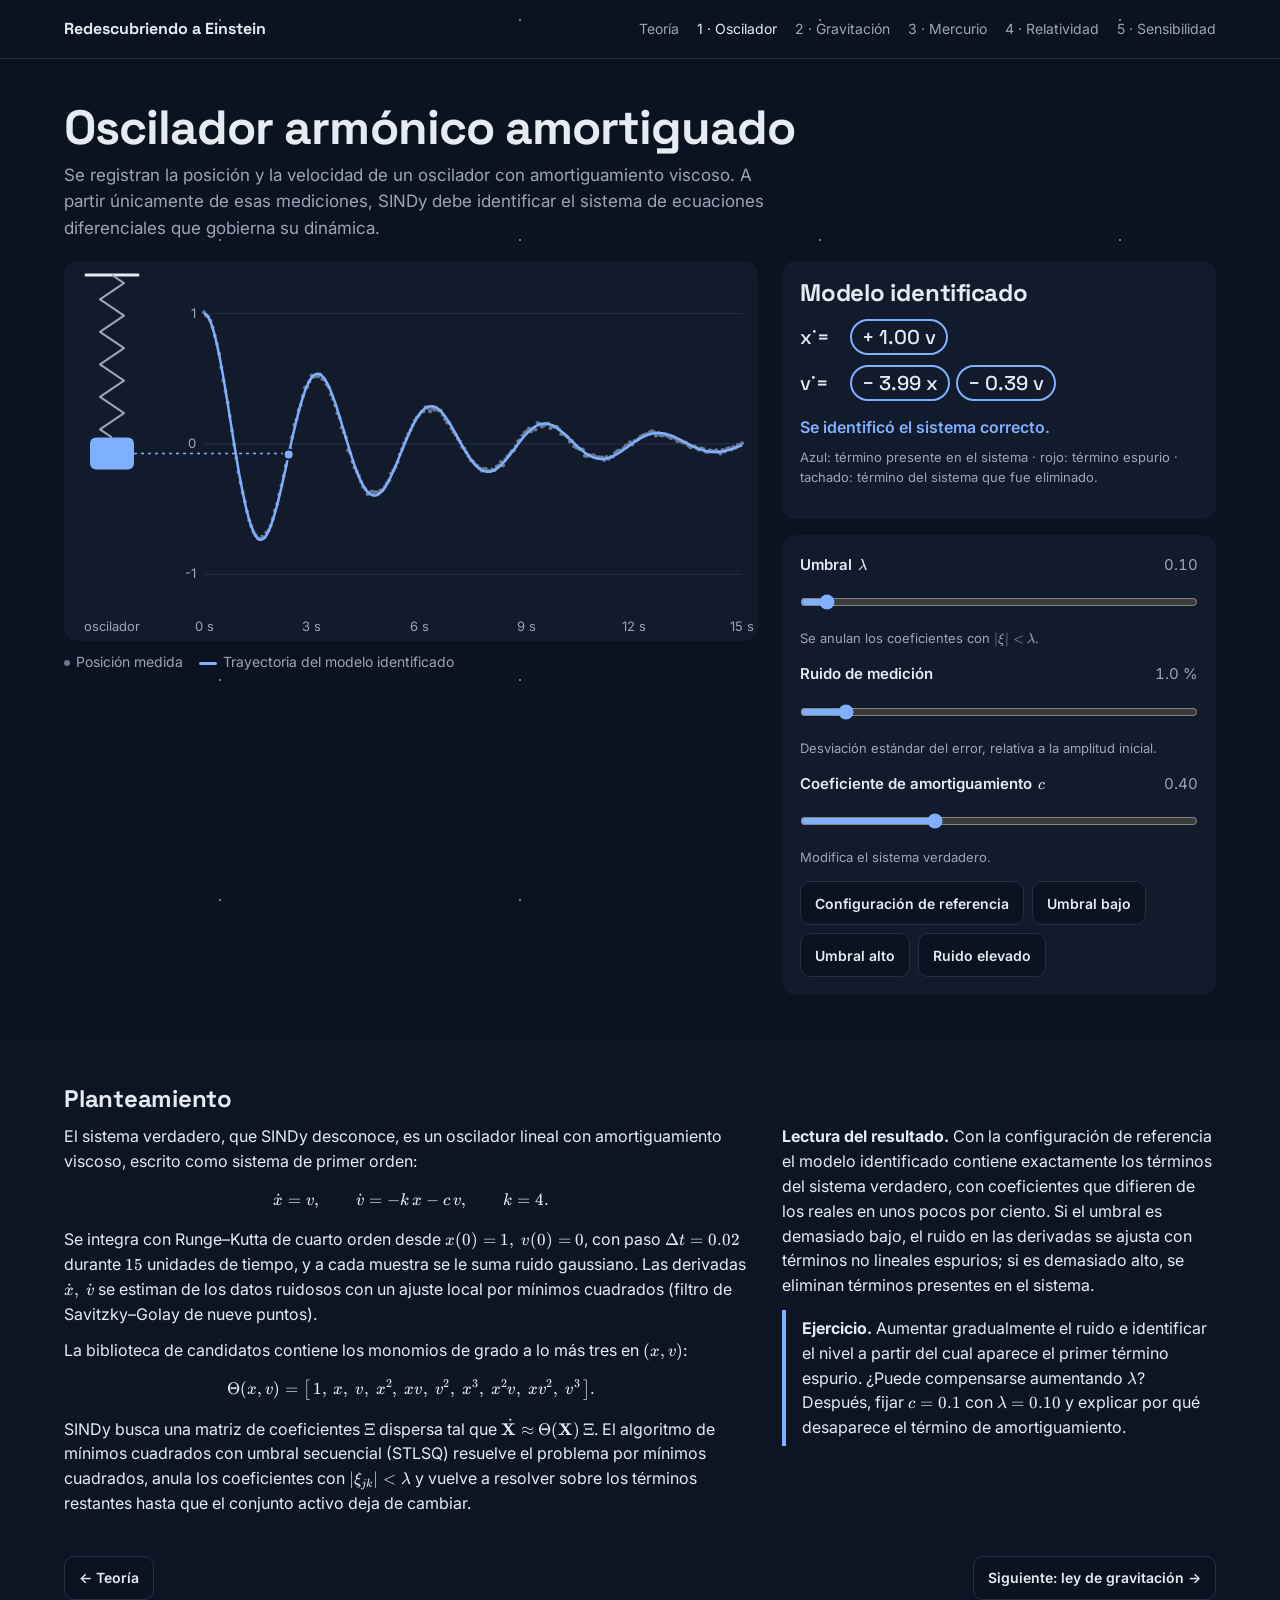
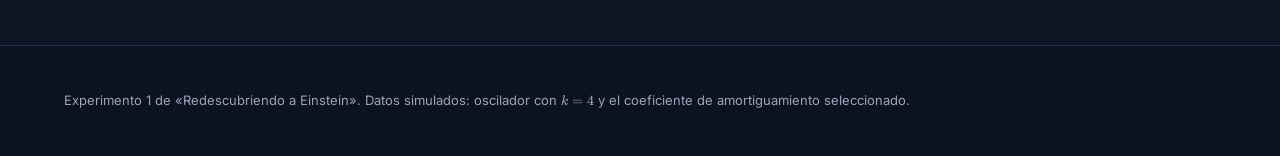
<file: docs/resorte.html>
<!DOCTYPE html>
<html lang="es">
<head>
<meta charset="utf-8">
<meta name="viewport" content="width=device-width, initial-scale=1">
<title>Oscilador amortiguado</title>
<link rel="preconnect" href="https://fonts.googleapis.com">
<link href="https://fonts.googleapis.com/css2?family=Space+Grotesk:wght@500;700&family=Inter:wght@400;600&display=swap" rel="stylesheet">
<link rel="stylesheet" href="katex/katex.min.css">
<script defer src="katex/katex.min.js"></script>
<script defer src="katex/contrib/auto-render.min.js" onload="renderMathInElement(document.body,{delimiters:[{left:'$$',right:'$$',display:true},{left:'\\(',right:'\\)',display:false}],throwOnError:false})"></script>
<link rel="stylesheet" href="estilo.css">
</head>
<body>
<nav class="top"><a class="home" href="index.html">Redescubriendo a Einstein</a><a href="teoria.html">Teoría</a><a href="resorte.html" aria-current="page">1 · Oscilador</a><a href="newton.html">2 · Gravitación</a><a href="mercurio.html">3 · Mercurio</a><a href="einstein.html">4 · Relatividad</a><a href="rompe.html">5 · Sensibilidad</a></nav>
<section class="band"><div class="wrap">
<h1>Oscilador armónico amortiguado</h1>
<p class="lead">Se registran la posición y la velocidad de un oscilador con amortiguamiento viscoso. A partir únicamente de esas mediciones, SINDy debe identificar el sistema de ecuaciones diferenciales que gobierna su dinámica.</p>

<div class="main">
<div>
<div class="fig" id="fig"><svg id="plot" aria-label="Oscilador animado, posiciones medidas y trayectoria del modelo identificado" role="img"></svg></div>
<div class="legend"><span><i style="background:var(--dot);height:6px;width:6px;border-radius:3px"></i>Posición medida</span><span><i style="background:var(--steel)"></i>Trayectoria del modelo identificado</span></div>
</div>

<div class="side">
<div class="card" aria-live="polite">
<h2>Modelo identificado</h2>
<div class="eqs" id="eqs"></div>
<p class="status" id="status"></p>
<p class="key">Azul: término presente en el sistema · rojo: término espurio · tachado: término del sistema que fue eliminado.</p>
</div>

<div class="card">
<div class="ctl"><label for="lam">Umbral \(\lambda\) <output id="lamO"></output></label><input id="lam" type="range" min="0" max="2" step="0.01" value="0.1"><small>Se anulan los coeficientes con \(|\xi| < \lambda\).</small></div>
<div class="ctl"><label for="noise">Ruido de medición <output id="noiseO"></output></label><input id="noise" type="range" min="0" max="10" step="0.1" value="1"><small>Desviación estándar del error, relativa a la amplitud inicial.</small></div>
<div class="ctl"><label for="fric">Coeficiente de amortiguamiento \(c\) <output id="fricO"></output></label><input id="fric" type="range" min="0.1" max="1" step="0.05" value="0.4"><small>Modifica el sistema verdadero.</small></div>
<div class="presets">
<button data-p="0.1,1,0.4">Configuración de referencia</button>
<button data-p="0,1,0.4">Umbral bajo</button>
<button data-p="0.6,1,0.4">Umbral alto</button>
<button data-p="0.1,8,0.4">Ruido elevado</button>
</div>
</div>
</div>
</div>
</div></section>

<section class="band" style="background:var(--panel)"><div class="wrap">
<h2>Planteamiento</h2>
<div class="main" style="margin-top:0">
<div class="prose">
<p>El sistema verdadero, que SINDy desconoce, es un oscilador lineal con amortiguamiento viscoso, escrito como sistema de primer orden:</p>
$$\dot x = v,\qquad \dot v = -k\,x - c\,v,\qquad k = 4 .$$
<p>Se integra con Runge–Kutta de cuarto orden desde \(x(0)=1,\ v(0)=0\), con paso \(\Delta t = 0.02\) durante \(15\) unidades de tiempo, y a cada muestra se le suma ruido gaussiano. Las derivadas \(\dot x,\ \dot v\) se estiman de los datos ruidosos con un ajuste local por mínimos cuadrados (filtro de Savitzky–Golay de nueve puntos).</p>
<p>La biblioteca de candidatos contiene los monomios de grado a lo más tres en \((x,v)\):</p>
$$\Theta(x,v) = \big[\,1,\ x,\ v,\ x^2,\ xv,\ v^2,\ x^3,\ x^2v,\ xv^2,\ v^3\,\big].$$
<p>SINDy busca una matriz de coeficientes \(\Xi\) dispersa tal que \(\dot{\mathbf X} \approx \Theta(\mathbf X)\,\Xi\). El algoritmo de mínimos cuadrados con umbral secuencial (STLSQ) resuelve el problema por mínimos cuadrados, anula los coeficientes con \(|\xi_{jk}|<\lambda\) y vuelve a resolver sobre los términos restantes hasta que el conjunto activo deja de cambiar.</p>
</div>
<div class="prose">
<p><b>Lectura del resultado.</b> Con la configuración de referencia el modelo identificado contiene exactamente los términos del sistema verdadero, con coeficientes que difieren de los reales en unos pocos por ciento. Si el umbral es demasiado bajo, el ruido en las derivadas se ajusta con términos no lineales espurios; si es demasiado alto, se eliminan términos presentes en el sistema.</p>
<div class="reto" style="margin-top:12px"><b>Ejercicio.</b> Aumentar gradualmente el ruido e identificar el nivel a partir del cual aparece el primer término espurio. ¿Puede compensarse aumentando \(\lambda\)? Después, fijar \(c = 0.1\) con \(\lambda = 0.10\) y explicar por qué desaparece el término de amortiguamiento.</div>
</div>
</div>
<div class="next"><a class="btn" href="teoria.html">← Teoría</a><a class="btn" href="newton.html">Siguiente: ley de gravitación →</a></div>
</div></section>

<footer class="band"><div class="wrap">Experimento 1 de «Redescubriendo a Einstein». Datos simulados: oscilador con \(k = 4\) y el coeficiente de amortiguamiento seleccionado.</div></footer>

<script>
{
// ---------- núcleo: simulación y SINDy (CORE-START)
const K = 4, DT = 0.02, N = 751, M = 4;
const NAMES = ['1','x','v','x²','x·v','v²','x³','x²·v','x·v²','v³'];
const lib = (x, v) => [1, x, v, x*x, x*v, v*v, x*x*x, x*x*v, x*v*v, v*v*v];
function rk4(f, y0) {
  const out = [y0.slice()]; let y = y0.slice();
  for (let i = 1; i < N; i++) {
    const k1 = f(y), k2 = f([y[0]+DT/2*k1[0], y[1]+DT/2*k1[1]]), k3 = f([y[0]+DT/2*k2[0], y[1]+DT/2*k2[1]]), k4 = f([y[0]+DT*k3[0], y[1]+DT*k3[1]]);
    y = [y[0]+DT/6*(k1[0]+2*k2[0]+2*k3[0]+k4[0]), y[1]+DT/6*(k1[1]+2*k2[1]+2*k3[1]+k4[1])];
    if (!isFinite(y[0]) || Math.abs(y[0]) > 50) { y = [NaN, NaN]; }
    out.push(y);
  }
  return out;
}
function gauss(n) { let s = 12345; const r = () => (s = s * 16807 % 2147483647) / 2147483647; const g = []; for (let i = 0; i < n; i++) { const u = r() || 1e-12, w = r(); g.push(Math.sqrt(-2*Math.log(u))*Math.cos(2*Math.PI*w)); } return g; }
const G = gauss(2*N);
function solve(A, b) {
  const n = b.length, a = A.map((r, i) => [...r, b[i]]);
  for (let c = 0; c < n; c++) {
    let p = c; for (let r = c+1; r < n; r++) if (Math.abs(a[r][c]) > Math.abs(a[p][c])) p = r;
    [a[c], a[p]] = [a[p], a[c]];
    const d = a[c][c] || 1e-14;
    for (let r = 0; r < n; r++) if (r !== c) { const f = a[r][c]/d; for (let k = c; k <= n; k++) a[r][k] -= f*a[c][k]; }
  }
  return a.map((r, i) => r[n]/(r[i] || 1e-14));
}
function lstsq(Th, y, idx) {
  const A = idx.map(i => idx.map(j => { let s = 0; for (const r of Th) s += r[i]*r[j]; return s + (i === j ? 1e-10 : 0); }));
  const b = idx.map(i => { let s = 0; for (let k = 0; k < Th.length; k++) s += Th[k][i]*y[k]; return s; });
  return solve(A, b);
}
function stlsq(Th, y, lam) {
  let idx = NAMES.map((_, i) => i), xi = new Array(NAMES.length).fill(0);
  for (let it = 0; it < 12; it++) {
    const c = idx.length ? lstsq(Th, y, idx) : [];
    xi = new Array(NAMES.length).fill(0); idx.forEach((i, k) => xi[i] = c[k]);
    const keep = idx.filter(i => Math.abs(xi[i]) >= lam);
    if (keep.length === idx.length) break;
    idx = keep;
  }
  return xi.map(c => Math.abs(c) < lam ? 0 : c);
}
function experiment(lam, noisePct, c) {
  const truth = rk4(y => [y[1], -K*y[0] - c*y[1]], [1, 0]);
  const s = noisePct/100;
  const xm = truth.map((y, i) => y[0] + s*G[i]), vm = truth.map((y, i) => y[1] + 2*s*G[N+i]);
  let den = 0; for (let k = -M; k <= M; k++) den += k*k;
  const dif = a => { const d = []; for (let i = M; i < N-M; i++) { let t = 0; for (let k = -M; k <= M; k++) t += k*a[i+k]; d.push(t/(den*DT)); } return d; };
  const dx = dif(xm), dv = dif(vm);
  const Th = []; for (let i = M; i < N-M; i++) Th.push(lib(xm[i], vm[i]));
  const xi1 = stlsq(Th, dx, lam), xi2 = stlsq(Th, dv, lam);
  const model = rk4(y => { const L = lib(y[0], y[1]); let a = 0, b = 0; for (let j = 0; j < L.length; j++) { a += xi1[j]*L[j]; b += xi2[j]*L[j]; } return [a, b]; }, [1, 0]);
  const true1 = new Array(10).fill(0); true1[2] = 1;
  const true2 = new Array(10).fill(0); true2[1] = -K; true2[2] = -c;
  return { truth, xm, model, xi: [xi1, xi2], tr: [true1, true2] };
}
// (CORE-END)

// ---------- interfaz
const $ = id => document.getElementById(id);
const st = { lam: 0.1, noise: 1, c: 0.4 };
let R = null;
const fmt = (v, d = 2) => (Math.abs(v) < 0.005 ? 0 : v).toFixed(d);
function renderEq() {
  const lhs = ['ẋ =', 'v̇ ='];
  let bad = 0, miss = 0;
  $('eqs').innerHTML = [0, 1].map(e => {
    const xi = R.xi[e], tr = R.tr[e], parts = [];
    xi.forEach((c, j) => {
      if (c !== 0) { const ok = tr[j] !== 0; if (!ok) bad++; parts.push(`<span class="chip${ok ? '' : ' bad'}">${c < 0 ? '−' : '+'} ${fmt(Math.abs(c))}${NAMES[j] === '1' ? '' : ' ' + NAMES[j]}</span>`); }
      else if (tr[j] !== 0) { miss++; parts.push(`<span class="chip miss">${tr[j] < 0 ? '−' : '+'} ${fmt(Math.abs(tr[j]))} ${NAMES[j]}</span>`); }
    });
    return `<div class="eq"><span class="lhs">${lhs[e]}</span>${parts.length ? parts.join('') : '<span class="zero">0</span>'}</div>`;
  }).join('');
  const s = $('status');
  if (!bad && !miss) { s.className = 'status ok'; s.textContent = 'Se identificó el sistema correcto.'; }
  else if (miss && !bad) { s.className = 'status bad'; s.textContent = `Umbral demasiado alto: se ${miss === 1 ? 'eliminó un término presente' : 'eliminaron ' + miss + ' términos presentes'} en el sistema.`; }
  else if (bad && !miss) { s.className = 'status bad'; s.textContent = `${bad === 1 ? 'Aparece un término espurio' : 'Aparecen ' + bad + ' términos espurios'}: conviene aumentar el umbral o reducir el ruido.`; }
  else { s.className = 'status bad'; s.textContent = `${bad} términos espurios y ${miss} términos del sistema eliminados.`; }
}
const svg = $('plot');
let W = 0, H = 0, geo = null;
function draw() {
  W = svg.clientWidth; H = svg.clientHeight; if (!W || !H) return;
  const narrow = W < 520, springW = narrow ? 64 : 96, padL = springW + (narrow ? 34 : 44), padR = 16, padT = 20, padB = 34;
  const T = (N-1)*DT, X = t => padL + t/T*(W-padL-padR), Y = x => padT + (1.25 - x)/2.5*(H-padT-padB);
  geo = { X, Y, springW, padT };
  const path = arr => { let d = '', pen = false; arr.forEach((y, i) => { const v = y[0]; if (!isFinite(v) || Math.abs(v) > 1.25) { pen = false; return; } d += (pen ? 'L' : 'M') + X(i*DT).toFixed(1) + ' ' + Y(v).toFixed(1); pen = true; }); return d; };
  const ticks = narrow ? [0, 5, 10, 15] : [0, 3, 6, 9, 12, 15];
  let g = '';
  [-1, 0, 1].forEach(v => { g += `<line x1="${padL}" x2="${W-padR}" y1="${Y(v)}" y2="${Y(v)}" stroke="var(--line)"/><text x="${padL-8}" y="${Y(v)+4}" text-anchor="end">${v}</text>`; });
  ticks.forEach(t => { g += `<text x="${X(t)}" y="${H-10}" text-anchor="middle">${t} s</text>`; });
  let dots = ''; for (let i = 0; i < N; i += 3) { const v = R.xm[i]; if (Math.abs(v) <= 1.25) dots += `<circle cx="${X(i*DT).toFixed(1)}" cy="${Y(v).toFixed(1)}" r="2" fill="var(--dot)"/>`; }
  svg.innerHTML = `${g}${dots}<path d="${path(R.model)}" fill="none" stroke="var(--steel)" stroke-width="2.5" stroke-linejoin="round"/>
  <line x1="${springW/2-26}" x2="${springW/2+26}" y1="${padT-6}" y2="${padT-6}" stroke="var(--ink)" stroke-width="3" stroke-linecap="round"/>
  <path id="spring" fill="none" stroke="var(--muted)" stroke-width="2" stroke-linejoin="round"/>
  <rect id="mass" width="${narrow ? 34 : 44}" height="${narrow ? 26 : 32}" rx="6" fill="var(--steel)"/>
  <line id="link" stroke="var(--steel)" stroke-dasharray="3 4" stroke-width="1.5"/>
  <circle id="head" r="5" fill="var(--steel)" stroke="var(--panel)" stroke-width="2"/>
  <text x="${springW/2}" y="${H-10}" text-anchor="middle">oscilador</text>`;
  frame(phase);
}
let phase = 0;
function frame(p) {
  if (!geo || !R) return;
  const i = Math.min(N-1, Math.floor(p*(N-1))), x = R.truth[i][0], { X, Y, springW, padT } = geo;
  const cx = springW/2, yTop = padT-6, yM = Y(x), mw = W < 520 ? 34 : 44, mh = W < 520 ? 26 : 32;
  let d = `M${cx} ${yTop}`; const coils = 10, len = yM - mh/2 - yTop;
  for (let k = 1; k <= coils; k++) d += `L${cx + (k % 2 ? 12 : -12)} ${yTop + len*(k-0.5)/coils}`;
  d += `L${cx} ${yM - mh/2}`;
  const sp = $('spring'), ms = $('mass'), hd = $('head'), ln = $('link');
  if (!sp) return;
  sp.setAttribute('d', d); ms.setAttribute('x', cx - mw/2); ms.setAttribute('y', yM - mh/2);
  const mv = R.model[i][0], hx = X(i*DT);
  const ok = isFinite(mv) && Math.abs(mv) <= 1.25;
  hd.setAttribute('cx', hx); hd.setAttribute('cy', ok ? Y(mv) : -20);
  ln.setAttribute('x1', cx + mw/2); ln.setAttribute('x2', hx); ln.setAttribute('y1', yM); ln.setAttribute('y2', yM);
}
function update() {
  st.lam = +$('lam').value; st.noise = +$('noise').value; st.c = +$('fric').value;
  $('lamO').textContent = st.lam.toFixed(2); $('noiseO').textContent = st.noise.toFixed(1) + ' %'; $('fricO').textContent = st.c.toFixed(2);
  R = experiment(st.lam, st.noise, st.c);
  renderEq(); draw();
}
['lam', 'noise', 'fric'].forEach(id => $(id).addEventListener('input', update));
document.querySelectorAll('[data-p]').forEach(b => b.addEventListener('click', () => {
  const [l, n, c] = b.dataset.p.split(',').map(Number);
  $('lam').value = l; $('noise').value = n; $('fric').value = c; update();
}));
const ro = new ResizeObserver(draw); ro.observe(svg);
const still = window.matchMedia('(prefers-reduced-motion: reduce)').matches;
let t0 = null;
function loop(ts) { if (t0 === null) t0 = ts; phase = ((ts - t0)/9000) % 1; frame(phase); requestAnimationFrame(loop); }
update();
if (!still) requestAnimationFrame(loop); else { phase = 0.12; frame(phase); }
}
</script>
</body>
</html>
</file>
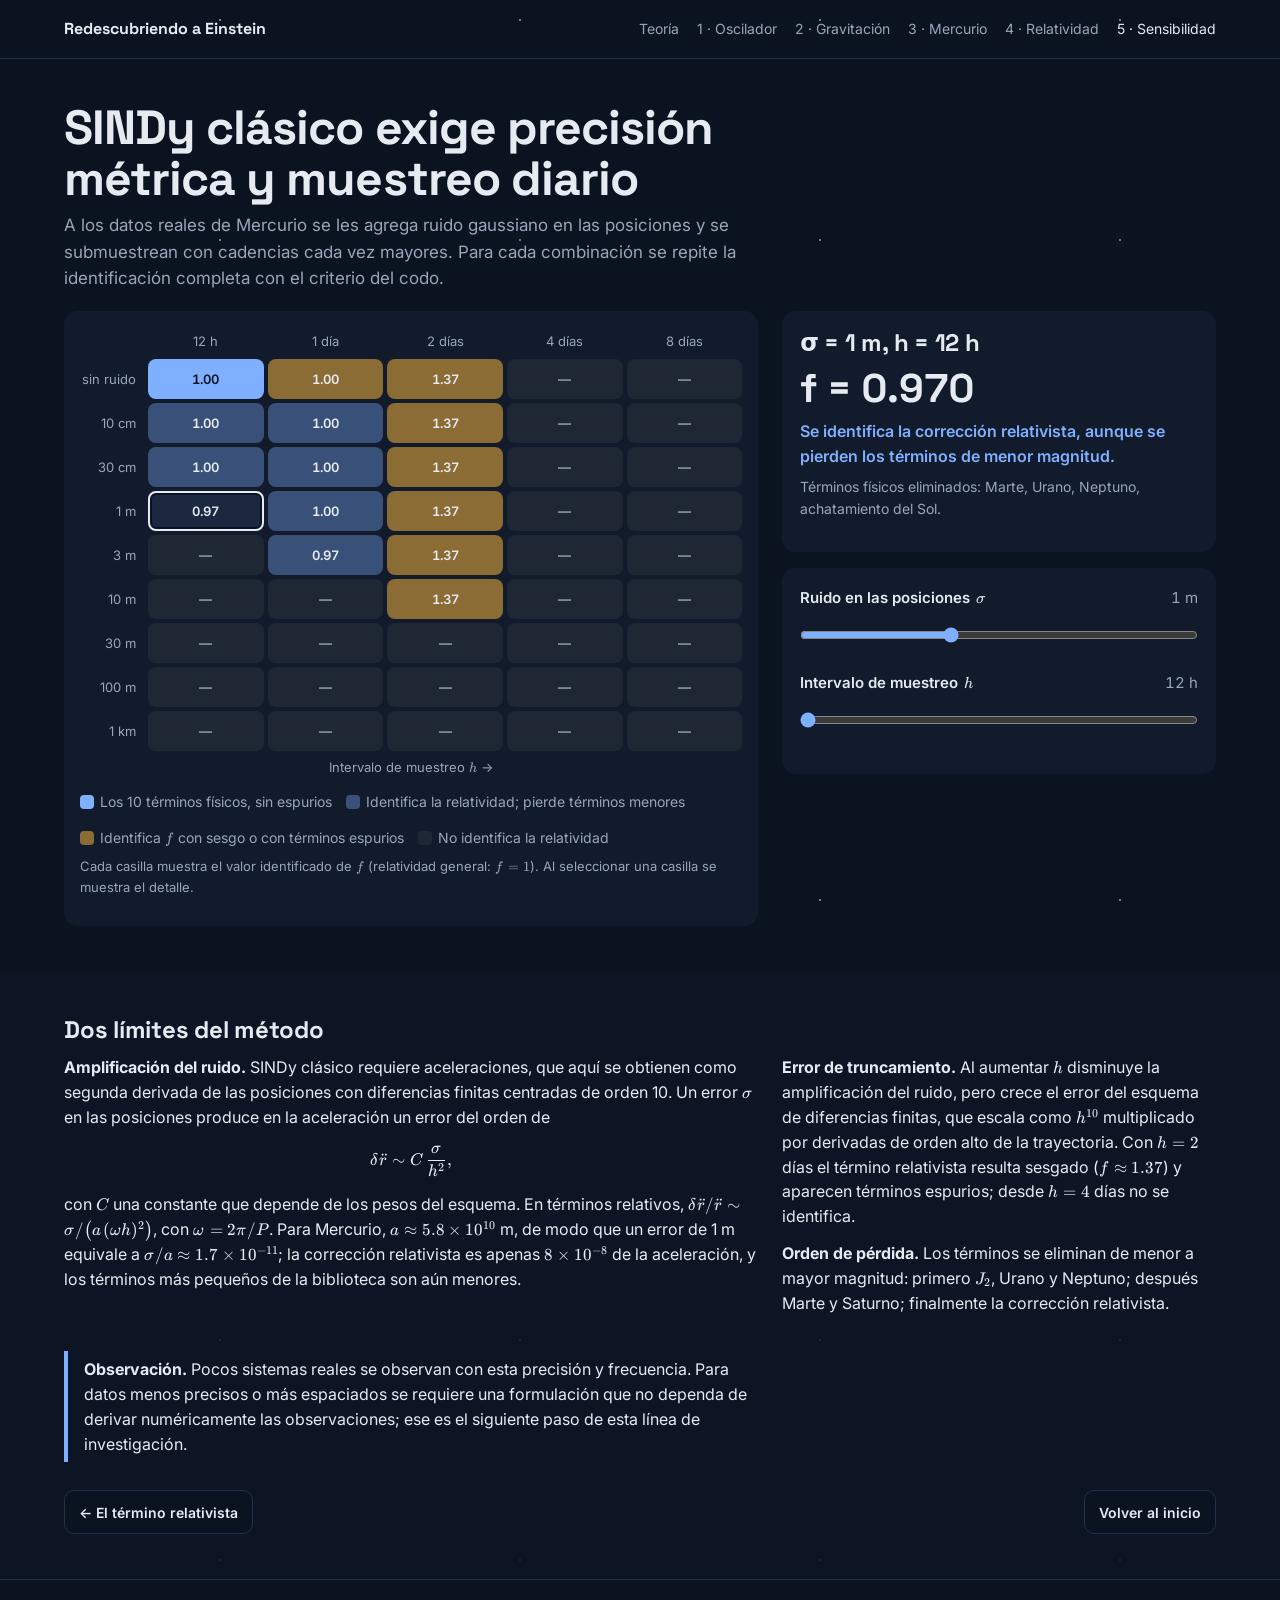
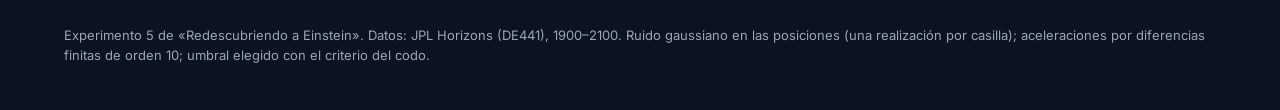
<file: docs/rompe.html>
<!DOCTYPE html>
<html lang="es">
<head>
<meta charset="utf-8">
<meta name="viewport" content="width=device-width, initial-scale=1">
<title>Sensibilidad al ruido</title>
<link rel="preconnect" href="https://fonts.googleapis.com">
<link href="https://fonts.googleapis.com/css2?family=Space+Grotesk:wght@500;700&family=Inter:wght@400;600&display=swap" rel="stylesheet">
<link rel="stylesheet" href="katex/katex.min.css">
<script defer src="katex/katex.min.js"></script>
<script defer src="katex/contrib/auto-render.min.js" onload="renderMathInElement(document.body,{delimiters:[{left:'$$',right:'$$',display:true},{left:'\\(',right:'\\)',display:false}],throwOnError:false})"></script>
<link rel="stylesheet" href="estilo.css">
<style>
.grid{display:grid;grid-template-columns:auto repeat(5,minmax(0,1fr));gap:4px;align-items:stretch}
.grid .h{font-size:13px;color:var(--muted);display:flex;align-items:center;justify-content:center;text-align:center;padding:4px 2px}
.grid .rh{justify-content:flex-end;padding-right:8px;white-space:nowrap}
.cell{min-height:40px;border-radius:8px;border:2px solid transparent;cursor:pointer;font:600 13px Inter,system-ui,sans-serif;color:var(--ink);padding:0;display:flex;align-items:center;justify-content:center;font-variant-numeric:tabular-nums}
.c0{background:var(--steel);color:var(--accent-ink)}
.c1{background:color-mix(in srgb,var(--steel) 40%,var(--bg))}
.c2{background:color-mix(in srgb,var(--sun) 55%,var(--bg))}
.c3{background:color-mix(in srgb,var(--muted) 14%,var(--bg));color:var(--muted)}
.cell[aria-pressed=true]{border-color:var(--ink);box-shadow:0 0 0 2px var(--bg) inset}
.axis{font-size:13px;color:var(--muted);text-align:center;margin-top:6px}
.keyrow{display:flex;flex-wrap:wrap;gap:14px;font-size:14px;color:var(--muted);margin-top:12px}
.keyrow i{display:inline-block;width:14px;height:14px;border-radius:4px;vertical-align:-2px;margin-right:6px}
.box{background:var(--panel);border-radius:14px;padding:16px}
@media(max-width:600px){.cell{min-height:36px;font-size:12px}.grid .h{font-size:12px}}
</style>
</head>
<body>
<nav class="top"><a class="home" href="index.html">Redescubriendo a Einstein</a><a href="teoria.html">Teoría</a><a href="resorte.html">1 · Oscilador</a><a href="newton.html">2 · Gravitación</a><a href="mercurio.html">3 · Mercurio</a><a href="einstein.html">4 · Relatividad</a><a href="rompe.html" aria-current="page">5 · Sensibilidad</a></nav>
<section class="band"><div class="wrap">
<h1>SINDy clásico exige precisión métrica y muestreo diario</h1>
<p class="lead">A los datos reales de Mercurio se les agrega ruido gaussiano en las posiciones y se submuestrean con cadencias cada vez mayores. Para cada combinación se repite la identificación completa con el criterio del codo.</p>

<div class="main">
<div class="box">
<div class="grid" id="grid" role="group" aria-label="Resultado para cada combinación de ruido y cadencia"></div>
<p class="axis">Intervalo de muestreo \(h\) →</p>
<div class="keyrow"><span><i class="c0"></i>Los 10 términos físicos, sin espurios</span><span><i class="c1"></i>Identifica la relatividad; pierde términos menores</span><span><i class="c2"></i>Identifica \(f\) con sesgo o con términos espurios</span><span><i class="c3"></i>No identifica la relatividad</span></div>
<p class="key">Cada casilla muestra el valor identificado de \(f\) (relatividad general: \(f = 1\)). Al seleccionar una casilla se muestra el detalle.</p>
</div>
<div class="side">
<div class="card" aria-live="polite">
<h2 id="dT"></h2>
<div class="fbig" id="dF" style="margin:6px 0 10px"></div>
<p class="status" id="dS" style="margin-top:0"></p>
<p id="dL" class="key" style="font-size:14px"></p>
</div>
<div class="card">
<div class="ctl"><label for="nz">Ruido en las posiciones \(\sigma\) <output id="nzO"></output></label><input id="nz" type="range" min="0" max="8" step="1" value="3"></div>
<div class="ctl"><label for="cd">Intervalo de muestreo \(h\) <output id="cdO"></output></label><input id="cd" type="range" min="0" max="4" step="1" value="0"></div>
</div>
</div>
</div>
</div></section>

<section class="band" style="background:var(--panel)"><div class="wrap">
<h2>Dos límites del método</h2>
<div class="main" style="margin-top:0">
<div class="prose">
<p><b>Amplificación del ruido.</b> SINDy clásico requiere aceleraciones, que aquí se obtienen como segunda derivada de las posiciones con diferencias finitas centradas de orden 10. Un error \(\sigma\) en las posiciones produce en la aceleración un error del orden de</p>
$$\delta\ddot r \sim C\,\frac{\sigma}{h^{2}},$$
<p>con \(C\) una constante que depende de los pesos del esquema. En términos relativos, \(\delta\ddot r/\ddot r \sim \sigma/\big(a\,(\omega h)^2\big)\), con \(\omega = 2\pi/P\). Para Mercurio, \(a \approx 5.8\times10^{10}\) m, de modo que un error de 1 m equivale a \(\sigma/a \approx 1.7\times10^{-11}\); la corrección relativista es apenas \(8\times10^{-8}\) de la aceleración, y los términos más pequeños de la biblioteca son aún menores.</p>
</div>
<div class="prose">
<p><b>Error de truncamiento.</b> Al aumentar \(h\) disminuye la amplificación del ruido, pero crece el error del esquema de diferencias finitas, que escala como \(h^{10}\) multiplicado por derivadas de orden alto de la trayectoria. Con \(h = 2\) días el término relativista resulta sesgado (\(f \approx 1.37\)) y aparecen términos espurios; desde \(h = 4\) días no se identifica.</p>
<p><b>Orden de pérdida.</b> Los términos se eliminan de menor a mayor magnitud: primero \(J_2\), Urano y Neptuno; después Marte y Saturno; finalmente la corrección relativista.</p>
</div>
</div>
<div class="reto"><b>Observación.</b> Pocos sistemas reales se observan con esta precisión y frecuencia. Para datos menos precisos o más espaciados se requiere una formulación que no dependa de derivar numéricamente las observaciones; ese es el siguiente paso de esta línea de investigación.</div>
<div class="next"><a class="btn" href="einstein.html">← El término relativista</a><a class="btn" href="index.html">Volver al inicio</a></div>
</div></section>

<footer class="band"><div class="wrap">Experimento 5 de «Redescubriendo a Einstein». Datos: JPL Horizons (DE441), 1900–2100. Ruido gaussiano en las posiciones (una realización por casilla); aceleraciones por diferencias finitas de orden 10; umbral elegido con el criterio del codo.</div></footer>

<script>
{
const $ = id => document.getElementById(id);
const NZ = [0, 0.1, 0.3, 1, 3, 10, 30, 100, 1000], NZL = ['sin ruido', '10 cm', '30 cm', '1 m', '3 m', '10 m', '30 m', '100 m', '1 km'];
const CD = [0.5, 1, 2, 4, 8], CDL = ['12 h', '1 día', '2 días', '4 días', '8 días'];
let R = null;
const cell = (i, j) => R.find(r => r.ruido_m === NZ[i] && r.dias === CD[j]);
function cat(r) { if (!r.rg) return 3; if (r.falsos.length || Math.abs(r.f - 1) > 0.05) return 2; return r.perdidos.length ? 1 : 0; }
function build() {
  let h = '<span></span>' + CDL.map(l => `<span class="h">${l}</span>`).join('');
  NZ.forEach((_, i) => {
    h += `<span class="h rh">${NZL[i]}</span>`;
    CD.forEach((_, j) => { const r = cell(i, j); h += `<button class="cell c${cat(r)}" data-i="${i}" data-j="${j}" aria-pressed="false" aria-label="${NZL[i]}, cada ${CDL[j]}">${r.rg ? r.f.toFixed(2) : '—'}</button>`; });
  });
  $('grid').innerHTML = h;
  $('grid').querySelectorAll('.cell').forEach(b => b.addEventListener('click', () => { $('nz').value = b.dataset.i; $('cd').value = b.dataset.j; sel(); }));
}
function sel() {
  const i = +$('nz').value, j = +$('cd').value, r = cell(i, j), c = cat(r);
  $('nzO').textContent = NZL[i]; $('cdO').textContent = CDL[j];
  $('grid').querySelectorAll('.cell').forEach(b => b.setAttribute('aria-pressed', +b.dataset.i === i && +b.dataset.j === j));
  $('dT').textContent = `${NZL[i] === 'sin ruido' ? 'Sin ruido' : 'σ = ' + NZL[i]}, h = ${CDL[j]}`;
  $('dF').innerHTML = r.rg ? `<span class="num">f = ${r.f.toFixed(r.f > 0.999 && r.f < 1.001 ? 5 : 3)}</span>` : '<span class="num" style="color:var(--muted)">sin relatividad</span>';
  const s = $('dS');
  s.className = 'status ' + (c <= 1 ? 'ok' : 'bad');
  s.textContent = ['Se identifican los 10 términos físicos, sin términos espurios.', 'Se identifica la corrección relativista, aunque se pierden los términos de menor magnitud.', r.falsos.length ? `Se identifica un término relativista, pero ${r.falsos.length === 1 ? 'aparece un término espurio' : 'aparecen ' + r.falsos.length + ' términos espurios'} y f se aleja de 1.` : 'Se identifica un término relativista con un valor de f sesgado.', 'La corrección relativista no se identifica.'][c];
  const lost = r.perdidos.map(n => n === 'J2 del Sol' ? 'achatamiento del Sol' : n), fk = r.falsos.map(n => n.replace('Falso: ', ''));
  $('dL').textContent = (lost.length ? `Términos físicos eliminados: ${lost.join(', ')}.` : 'No se elimina ningún término físico.') + (fk.length ? ` Términos espurios seleccionados: ${fk.join(', ')}.` : '');
}
['nz', 'cd'].forEach(id => $(id).addEventListener('input', sel));
fetch('datos_mercurio.json').then(r => r.json()).then(d => { R = d.rompe; build(); sel(); })
  .catch(() => { $('dT').textContent = 'No se pudieron cargar los datos.'; });
}
</script>
</body>
</html>
</file>
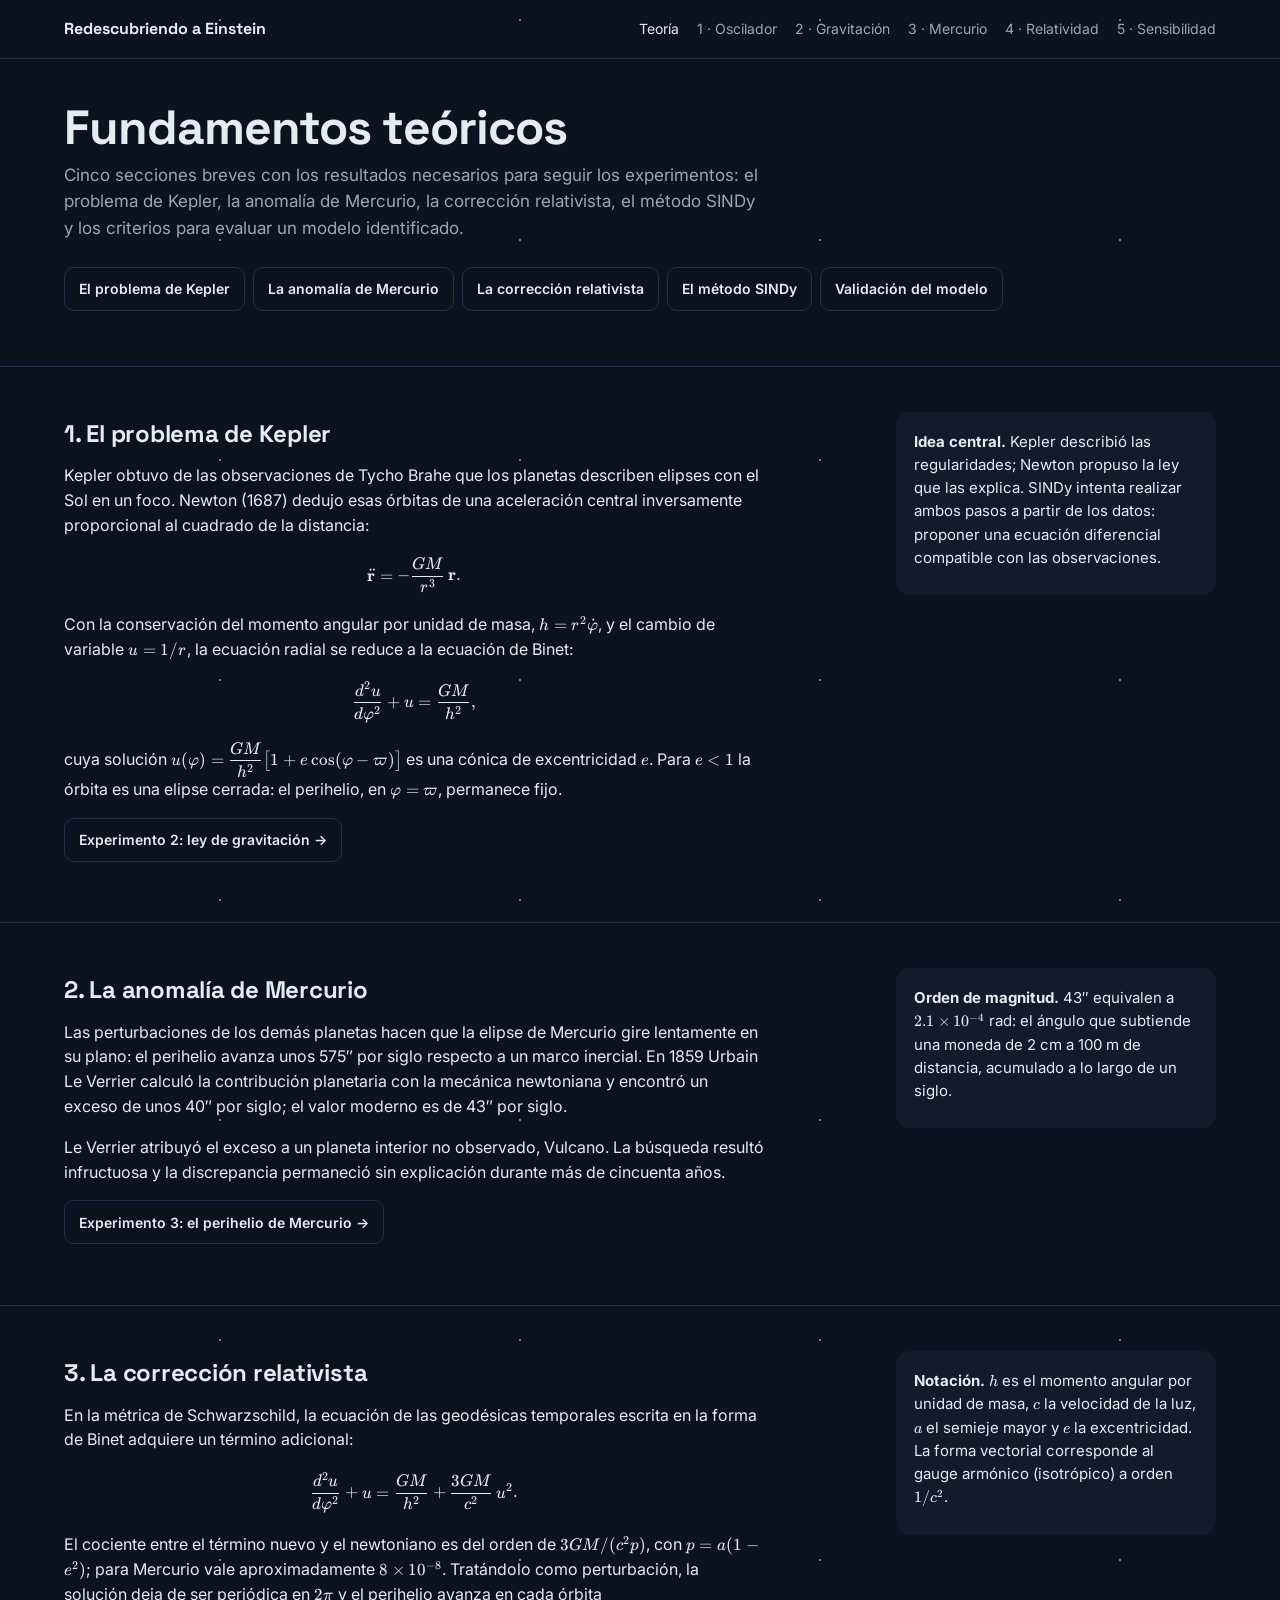
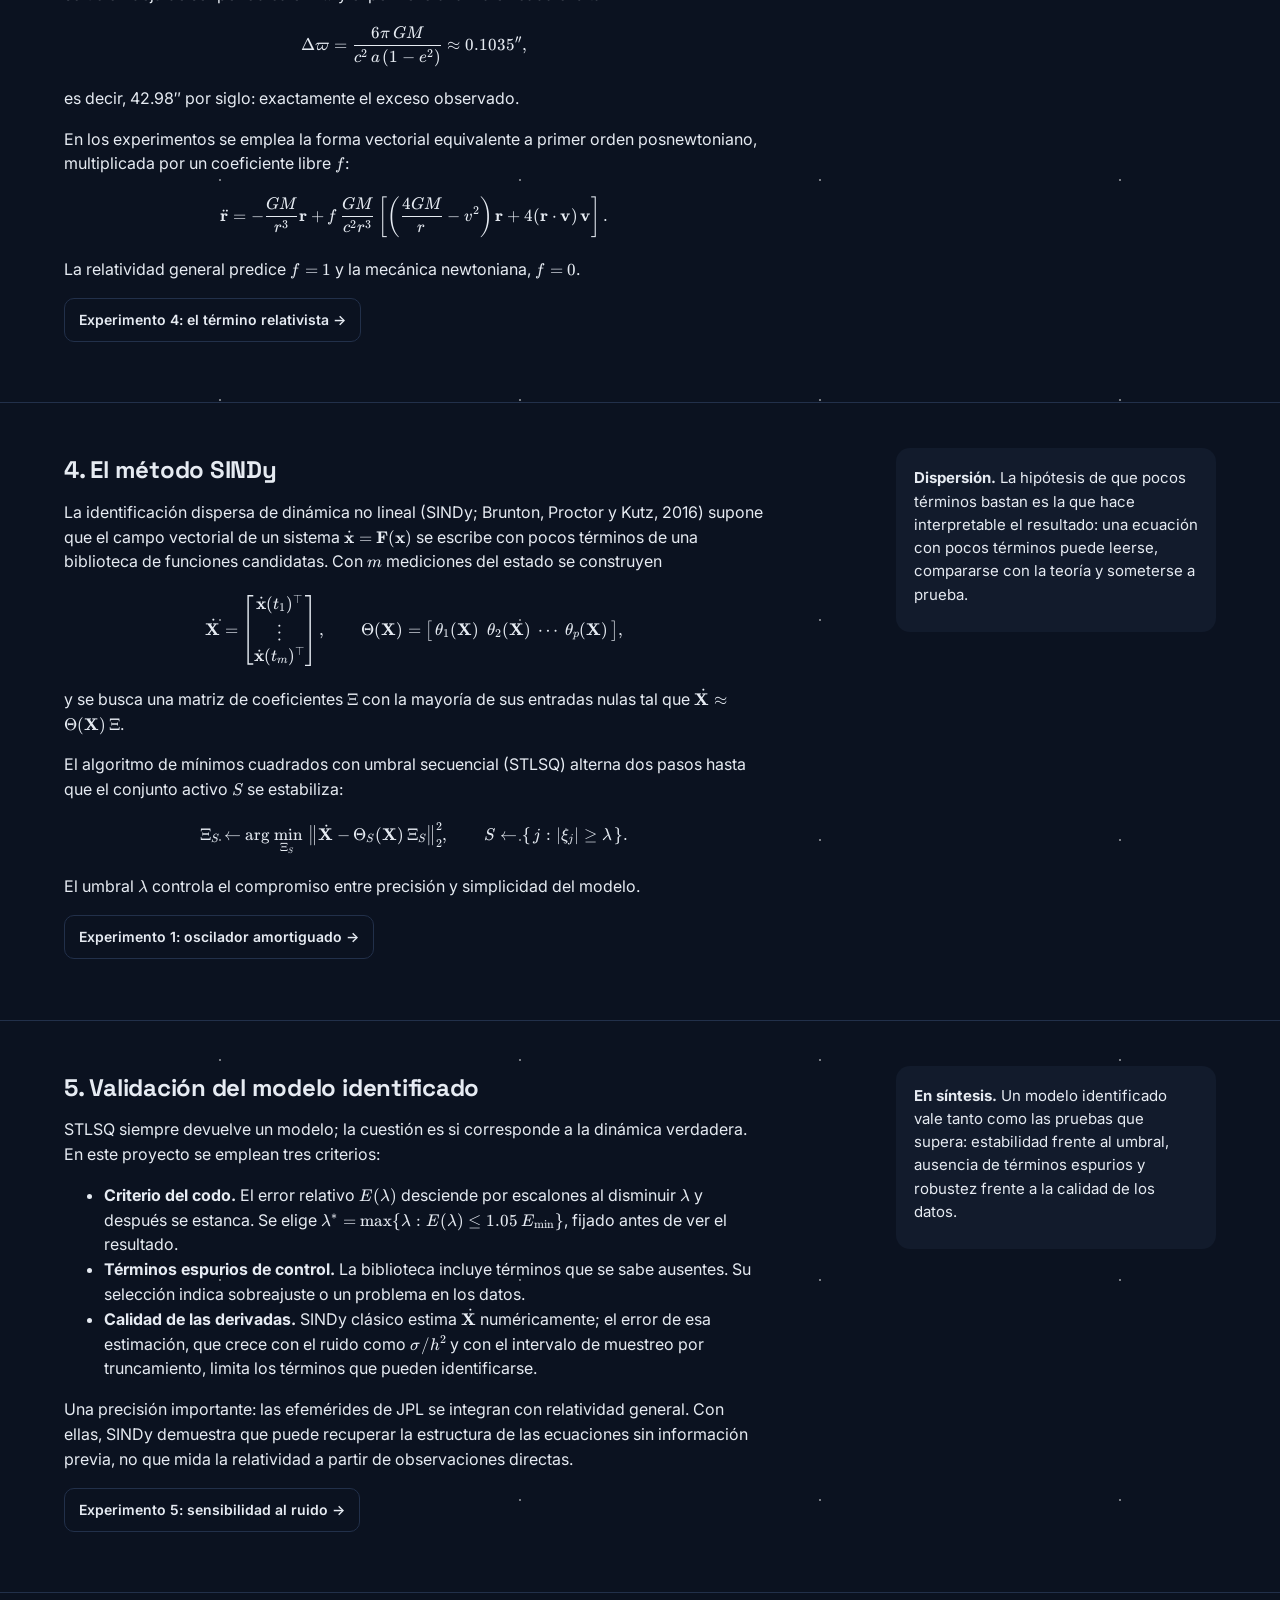
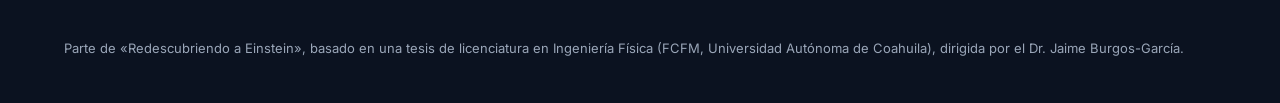
<file: docs/teoria.html>
<!DOCTYPE html>
<html lang="es">
<head>
<meta charset="utf-8">
<meta name="viewport" content="width=device-width, initial-scale=1">
<title>Fundamentos teóricos</title>
<link rel="preconnect" href="https://fonts.googleapis.com">
<link href="https://fonts.googleapis.com/css2?family=Space+Grotesk:wght@500;700&family=Inter:wght@400;600&display=swap" rel="stylesheet">
<link rel="stylesheet" href="katex/katex.min.css">
<script defer src="katex/katex.min.js"></script>
<script defer src="katex/contrib/auto-render.min.js" onload="renderMathInElement(document.body,{delimiters:[{left:'$$',right:'$$',display:true},{left:'\\(',right:'\\)',display:false}],throwOnError:false})"></script>
<link rel="stylesheet" href="estilo.css">
<style>
.toc{display:flex;flex-wrap:wrap;gap:8px;margin-top:16px}
article{max-width:70ch}
article h2{margin-top:8px}
.formula{font:500 clamp(18px,2.6vw,22px)/1.4 'Space Grotesk',system-ui,sans-serif;background:var(--panel);border-radius:12px;padding:14px 18px;margin:14px 0;overflow-x:auto;white-space:nowrap}
.read{display:grid;grid-template-columns:minmax(0,1fr) minmax(0,320px);gap:32px;align-items:start}
.aside{background:var(--panel);border-radius:14px;padding:18px;font-size:15px}
.aside p{margin:0 0 8px}
section.r{border-top:1px solid var(--line)}
@media(max-width:860px){.read{grid-template-columns:minmax(0,1fr)}}
@media(min-width:900px){.toc{position:sticky;top:0;background:var(--bg);padding:10px 0;z-index:2}}
</style>
</head>
<body>
<nav class="top"><a class="home" href="index.html">Redescubriendo a Einstein</a><a href="teoria.html" aria-current="page">Teoría</a><a href="resorte.html">1 · Oscilador</a><a href="newton.html">2 · Gravitación</a><a href="mercurio.html">3 · Mercurio</a><a href="einstein.html">4 · Relatividad</a><a href="rompe.html">5 · Sensibilidad</a></nav>
<section class="band"><div class="wrap">
<h1>Fundamentos teóricos</h1>
<p class="lead">Cinco secciones breves con los resultados necesarios para seguir los experimentos: el problema de Kepler, la anomalía de Mercurio, la corrección relativista, el método SINDy y los criterios para evaluar un modelo identificado.</p>
<div class="toc"><a class="btn" href="#kepler">El problema de Kepler</a><a class="btn" href="#mercurio">La anomalía de Mercurio</a><a class="btn" href="#einstein">La corrección relativista</a><a class="btn" href="#sindy">El método SINDy</a><a class="btn" href="#confiar">Validación del modelo</a></div>
</div></section>

<section class="band r" id="kepler"><div class="wrap read"><article>
<h2>1. El problema de Kepler</h2>
<p>Kepler obtuvo de las observaciones de Tycho Brahe que los planetas describen elipses con el Sol en un foco. Newton (1687) dedujo esas órbitas de una aceleración central inversamente proporcional al cuadrado de la distancia:</p>
$$\ddot{\mathbf r} = -\frac{G M}{r^{3}}\,\mathbf r .$$
<p>Con la conservación del momento angular por unidad de masa, \(h = r^{2}\dot\varphi\), y el cambio de variable \(u = 1/r\), la ecuación radial se reduce a la ecuación de Binet:</p>
$$\frac{d^{2}u}{d\varphi^{2}} + u = \frac{G M}{h^{2}} ,$$
<p>cuya solución \(u(\varphi) = \dfrac{GM}{h^{2}}\big[1 + e\cos(\varphi - \varpi)\big]\) es una cónica de excentricidad \(e\). Para \(e<1\) la órbita es una elipse cerrada: el perihelio, en \(\varphi = \varpi\), permanece fijo.</p>
<p><a class="btn" href="newton.html">Experimento 2: ley de gravitación →</a></p>
</article><div class="aside"><p><b>Idea central.</b> Kepler describió las regularidades; Newton propuso la ley que las explica. SINDy intenta realizar ambos pasos a partir de los datos: proponer una ecuación diferencial compatible con las observaciones.</p></div></div></section>

<section class="band r" id="mercurio"><div class="wrap read"><article>
<h2>2. La anomalía de Mercurio</h2>
<p>Las perturbaciones de los demás planetas hacen que la elipse de Mercurio gire lentamente en su plano: el perihelio avanza unos 575″ por siglo respecto a un marco inercial. En 1859 Urbain Le Verrier calculó la contribución planetaria con la mecánica newtoniana y encontró un exceso de unos 40″ por siglo; el valor moderno es de 43″ por siglo.</p>
<p>Le Verrier atribuyó el exceso a un planeta interior no observado, Vulcano. La búsqueda resultó infructuosa y la discrepancia permaneció sin explicación durante más de cincuenta años.</p>
<p><a class="btn" href="mercurio.html">Experimento 3: el perihelio de Mercurio →</a></p>
</article><div class="aside"><p><b>Orden de magnitud.</b> 43″ equivalen a \(2.1\times10^{-4}\) rad: el ángulo que subtiende una moneda de 2 cm a 100 m de distancia, acumulado a lo largo de un siglo.</p></div></div></section>

<section class="band r" id="einstein"><div class="wrap read"><article>
<h2>3. La corrección relativista</h2>
<p>En la métrica de Schwarzschild, la ecuación de las geodésicas temporales escrita en la forma de Binet adquiere un término adicional:</p>
$$\frac{d^{2}u}{d\varphi^{2}} + u = \frac{G M}{h^{2}} + \frac{3 G M}{c^{2}}\,u^{2} .$$
<p>El cociente entre el término nuevo y el newtoniano es del orden de \(3GM/(c^{2}p)\), con \(p = a(1-e^{2})\); para Mercurio vale aproximadamente \(8\times10^{-8}\). Tratándolo como perturbación, la solución deja de ser periódica en \(2\pi\) y el perihelio avanza en cada órbita</p>
$$\Delta\varpi = \frac{6\pi\,G M}{c^{2}\,a\,(1-e^{2})} \approx 0.1035'' ,$$
<p>es decir, 42.98″ por siglo: exactamente el exceso observado.</p>
<p>En los experimentos se emplea la forma vectorial equivalente a primer orden posnewtoniano, multiplicada por un coeficiente libre \(f\):</p>
$$\ddot{\mathbf r} = -\frac{GM}{r^{3}}\mathbf r + f\,\frac{GM}{c^{2}r^{3}}\left[\left(\frac{4GM}{r} - v^{2}\right)\mathbf r + 4(\mathbf r\cdot\mathbf v)\,\mathbf v\right].$$
<p>La relatividad general predice \(f = 1\) y la mecánica newtoniana, \(f = 0\).</p>
<p><a class="btn" href="einstein.html">Experimento 4: el término relativista →</a></p>
</article><div class="aside"><p><b>Notación.</b> \(h\) es el momento angular por unidad de masa, \(c\) la velocidad de la luz, \(a\) el semieje mayor y \(e\) la excentricidad. La forma vectorial corresponde al gauge armónico (isotrópico) a orden \(1/c^{2}\).</p></div></div></section>

<section class="band r" id="sindy"><div class="wrap read"><article>
<h2>4. El método SINDy</h2>
<p>La identificación dispersa de dinámica no lineal (SINDy; Brunton, Proctor y Kutz, 2016) supone que el campo vectorial de un sistema \(\dot{\mathbf x} = \mathbf F(\mathbf x)\) se escribe con pocos términos de una biblioteca de funciones candidatas. Con \(m\) mediciones del estado se construyen</p>
$$\dot{\mathbf X} = \begin{bmatrix} \dot{\mathbf x}(t_1)^{\top} \\ \vdots \\ \dot{\mathbf x}(t_m)^{\top} \end{bmatrix},\qquad \Theta(\mathbf X) = \big[\,\theta_1(\mathbf X)\ \ \theta_2(\mathbf X)\ \cdots\ \theta_p(\mathbf X)\,\big],$$
<p>y se busca una matriz de coeficientes \(\Xi\) con la mayoría de sus entradas nulas tal que \(\dot{\mathbf X} \approx \Theta(\mathbf X)\,\Xi\).</p>
<p>El algoritmo de mínimos cuadrados con umbral secuencial (STLSQ) alterna dos pasos hasta que el conjunto activo \(S\) se estabiliza:</p>
$$\Xi_S \leftarrow \arg\min_{\Xi_S}\ \big\lVert \dot{\mathbf X} - \Theta_S(\mathbf X)\,\Xi_S \big\rVert_2^{2},\qquad S \leftarrow \{\, j : |\xi_j| \ge \lambda \,\}.$$
<p>El umbral \(\lambda\) controla el compromiso entre precisión y simplicidad del modelo.</p>
<p><a class="btn" href="resorte.html">Experimento 1: oscilador amortiguado →</a></p>
</article><div class="aside"><p><b>Dispersión.</b> La hipótesis de que pocos términos bastan es la que hace interpretable el resultado: una ecuación con pocos términos puede leerse, compararse con la teoría y someterse a prueba.</p></div></div></section>

<section class="band r" id="confiar"><div class="wrap read"><article>
<h2>5. Validación del modelo identificado</h2>
<p>STLSQ siempre devuelve un modelo; la cuestión es si corresponde a la dinámica verdadera. En este proyecto se emplean tres criterios:</p>
<ul>
<li><b>Criterio del codo.</b> El error relativo \(E(\lambda)\) desciende por escalones al disminuir \(\lambda\) y después se estanca. Se elige \(\lambda^{*} = \max\{\lambda : E(\lambda)\le 1.05\,E_{\min}\}\), fijado antes de ver el resultado.</li>
<li><b>Términos espurios de control.</b> La biblioteca incluye términos que se sabe ausentes. Su selección indica sobreajuste o un problema en los datos.</li>
<li><b>Calidad de las derivadas.</b> SINDy clásico estima \(\dot{\mathbf X}\) numéricamente; el error de esa estimación, que crece con el ruido como \(\sigma/h^{2}\) y con el intervalo de muestreo por truncamiento, limita los términos que pueden identificarse.</li>
</ul>
<p>Una precisión importante: las efemérides de JPL se integran con relatividad general. Con ellas, SINDy demuestra que puede recuperar la estructura de las ecuaciones sin información previa, no que mida la relatividad a partir de observaciones directas.</p>
<p><a class="btn" href="rompe.html">Experimento 5: sensibilidad al ruido →</a></p>
</article><div class="aside"><p><b>En síntesis.</b> Un modelo identificado vale tanto como las pruebas que supera: estabilidad frente al umbral, ausencia de términos espurios y robustez frente a la calidad de los datos.</p></div></div></section>

<footer class="band"><div class="wrap">Parte de «Redescubriendo a Einstein», basado en una tesis de licenciatura en Ingeniería Física (FCFM, Universidad Autónoma de Coahuila), dirigida por el Dr. Jaime Burgos-García.</div></footer>
</body>
</html>
</file>
<file: docs/estilo.css>
/* VOICE divulgación técnica en registro formal
   IDEA un banco de laboratorio: cada experimento muestra lo medido junto a lo que deduce SINDy
   PICTURE en cada pantalla, la gráfica viva ocupa el primer plano
   COLOUR cielo nocturno fijo (#0b1220) con estrellas tenues; azul claro = correcto, bermellón = espurio, ámbar = Sol
   TYPE Space Grotesk para títulos y ecuaciones, Inter para el texto
   LAYOUT laptop: figura grande + panel lateral; teléfono: título, figura, resultado, controles */
:root,:root[data-theme=light],:root[data-theme=dark]{color-scheme:dark;--bg:#0b1220;--ink:#e6ebf2;--muted:#9aa6b8;--steel:#7fb0ff;--red:#ff7a59;--sun:#f2b544;--line:#22304a;--panel:#121b2c;--dot:#6b7a90;--accent-ink:#0b1220}
*{box-sizing:border-box;min-width:0}
html,body{margin:0}
body{background-color:var(--bg);background-image:radial-gradient(1.2px 1.2px at 30px 40px,#ffffffaa 50%,transparent 52%),radial-gradient(1px 1px at 140px 110px,#ffffff77 50%,transparent 52%),radial-gradient(1.4px 1.4px at 220px 20px,#ffffff99 50%,transparent 52%),radial-gradient(1px 1px at 90px 190px,#ffffff66 50%,transparent 52%),radial-gradient(1.1px 1.1px at 260px 160px,#ffffff88 50%,transparent 52%);background-size:300px 220px;color:var(--ink);font:16px/1.55 Inter,system-ui,sans-serif;overflow-x:clip}
section.band[style*="panel"]{background:#0e1626d9!important}
.card,.fig{background:color-mix(in srgb,var(--panel) 92%,transparent)}
a{color:var(--steel)}
.band{padding:clamp(20px,3.5vw,48px) max(5vw,16px)}
.wrap{max-width:1240px;margin:0 auto}
nav.top{display:flex;flex-wrap:wrap;align-items:center;gap:6px 18px;padding:12px max(5vw,16px);border-bottom:1px solid var(--line);font-size:14px}
nav.top a{color:var(--muted);text-decoration:none;padding:6px 0}
nav.top a:hover,nav.top a[aria-current]{color:var(--ink)}
nav.top .home{font:700 16px 'Space Grotesk',system-ui,sans-serif;color:var(--ink);margin-right:auto}
h1{font:700 clamp(32px,5vw,48px)/1.05 'Space Grotesk',system-ui,sans-serif;letter-spacing:-.02em;margin:0 0 8px;text-wrap:balance}
h2{font:700 24px/1.15 'Space Grotesk',system-ui,sans-serif;letter-spacing:-.01em;margin:0 0 12px}
h3{font:700 18px/1.2 'Space Grotesk',system-ui,sans-serif;margin:0 0 6px}
.lead{font-size:17px;color:var(--muted);max-width:64ch;margin:0}
.main{display:grid;grid-template-columns:minmax(0,1.6fr) minmax(0,1fr);gap:24px;margin-top:20px;align-items:start}
.fig{position:relative;min-height:380px;background:var(--panel);border-radius:14px}
.fig>svg{position:absolute;inset:0;width:100%;height:100%}
svg text{paint-order:stroke;stroke:var(--panel);stroke-width:4px;font:13px Inter,system-ui,sans-serif;fill:var(--muted)}
.legend{display:flex;flex-wrap:wrap;gap:16px;font-size:14px;color:var(--muted);margin-top:10px}
.legend i{display:inline-block;width:18px;height:3px;border-radius:2px;vertical-align:middle;margin-right:6px}
.side{display:grid;gap:16px}
.card{background:var(--panel);border-radius:14px;padding:18px}
.eqs{display:grid;gap:10px;font:500 20px/1.4 'Space Grotesk',system-ui,sans-serif}
.eq{display:flex;flex-wrap:wrap;align-items:center;gap:6px}
.lhs{width:2.2em}
.chip{display:inline-flex;align-items:baseline;gap:4px;padding:2px 10px;border-radius:999px;border:2px solid var(--steel);color:var(--ink);white-space:nowrap;font:500 16px/1.4 'Space Grotesk',system-ui,sans-serif}
.eqs .chip{font-size:inherit}
.chip.bad{border-color:var(--red);background:color-mix(in srgb,var(--red) 12%,transparent)}
.chip.miss{border-style:dashed;border-color:var(--muted);color:var(--muted);text-decoration:line-through}
.chips{display:flex;flex-wrap:wrap;gap:6px}
.zero{color:var(--muted)}
.status{margin:14px 0 0;font-weight:600}
.status.ok{color:var(--steel)}
.status.bad{color:var(--red)}
.key{font-size:13px;color:var(--muted);margin-top:8px}
.ctl{display:grid;gap:4px;margin-bottom:14px}
.ctl label{display:flex;align-items:baseline;gap:6px;font-weight:600;font-size:15px}
.ctl label output{margin-left:auto;padding-left:12px}
.ctl output{font-variant-numeric:tabular-nums;color:var(--muted);font-weight:400;white-space:nowrap}
.ctl small{color:var(--muted);font-size:13px}
input[type=range]{width:100%;height:44px;accent-color:var(--steel);margin:0}
input[type=range]:focus-visible{outline:2px solid var(--steel);outline-offset:2px;border-radius:6px}
.presets{display:flex;flex-wrap:wrap;gap:8px}
button,.btn{font:600 14px Inter,system-ui,sans-serif;min-height:44px;padding:0 14px;border-radius:10px;border:1.5px solid var(--line);background:var(--bg);color:var(--ink);cursor:pointer;display:inline-flex;align-items:center;text-decoration:none}
button:hover,.btn:hover{border-color:var(--steel)}
button:focus-visible,.btn:focus-visible{outline:2px solid var(--steel);outline-offset:2px}
button[aria-pressed=true]{border-color:var(--steel);background:color-mix(in srgb,var(--steel) 14%,var(--bg))}
.toggles{display:grid;gap:8px}
.toggles button{justify-content:space-between;width:100%}
.steps{display:grid;grid-template-columns:repeat(3,minmax(0,1fr));gap:20px}
.steps p{margin:0;color:var(--muted)}
.steps b{display:block;color:var(--ink);font:700 18px/1.2 'Space Grotesk',system-ui,sans-serif;margin-bottom:6px}
.reto{border-left:4px solid var(--steel);padding:6px 0 6px 16px;margin-top:24px;max-width:70ch}
.lib{font-family:'Space Grotesk',system-ui,sans-serif}
.next{display:flex;justify-content:space-between;flex-wrap:wrap;gap:12px;margin-top:28px}
footer{color:var(--muted);font-size:13px;border-top:1px solid var(--line)}
.num{font:700 clamp(28px,4vw,40px)/1 'Space Grotesk',system-ui,sans-serif;font-variant-numeric:tabular-nums;white-space:nowrap}
.fbig{display:flex;flex-wrap:wrap;align-items:baseline;gap:4px 12px}
.fbig small{color:var(--muted)}
@media(max-width:860px){.main{grid-template-columns:minmax(0,1fr)}.steps{grid-template-columns:minmax(0,1fr)}}
@media(max-width:600px){.fig{min-height:300px}.eqs{font-size:17px}nav.top{flex-wrap:nowrap;overflow-x:auto}nav.top a{white-space:nowrap;flex:none}nav.top .home{margin-right:8px}}
@media(prefers-reduced-motion:reduce){*{animation:none!important;transition:none!important}}

.katex{font-size:1.06em}
.katex-display{overflow-x:auto;overflow-y:hidden;padding:4px 0;margin:12px 0}
.eqbox{background:var(--panel);border-radius:12px;padding:6px 18px;margin:14px 0}
.steps .katex-display{margin:8px 0}
.prose{max-width:72ch}
.prose p{margin:0 0 12px}
</file>
